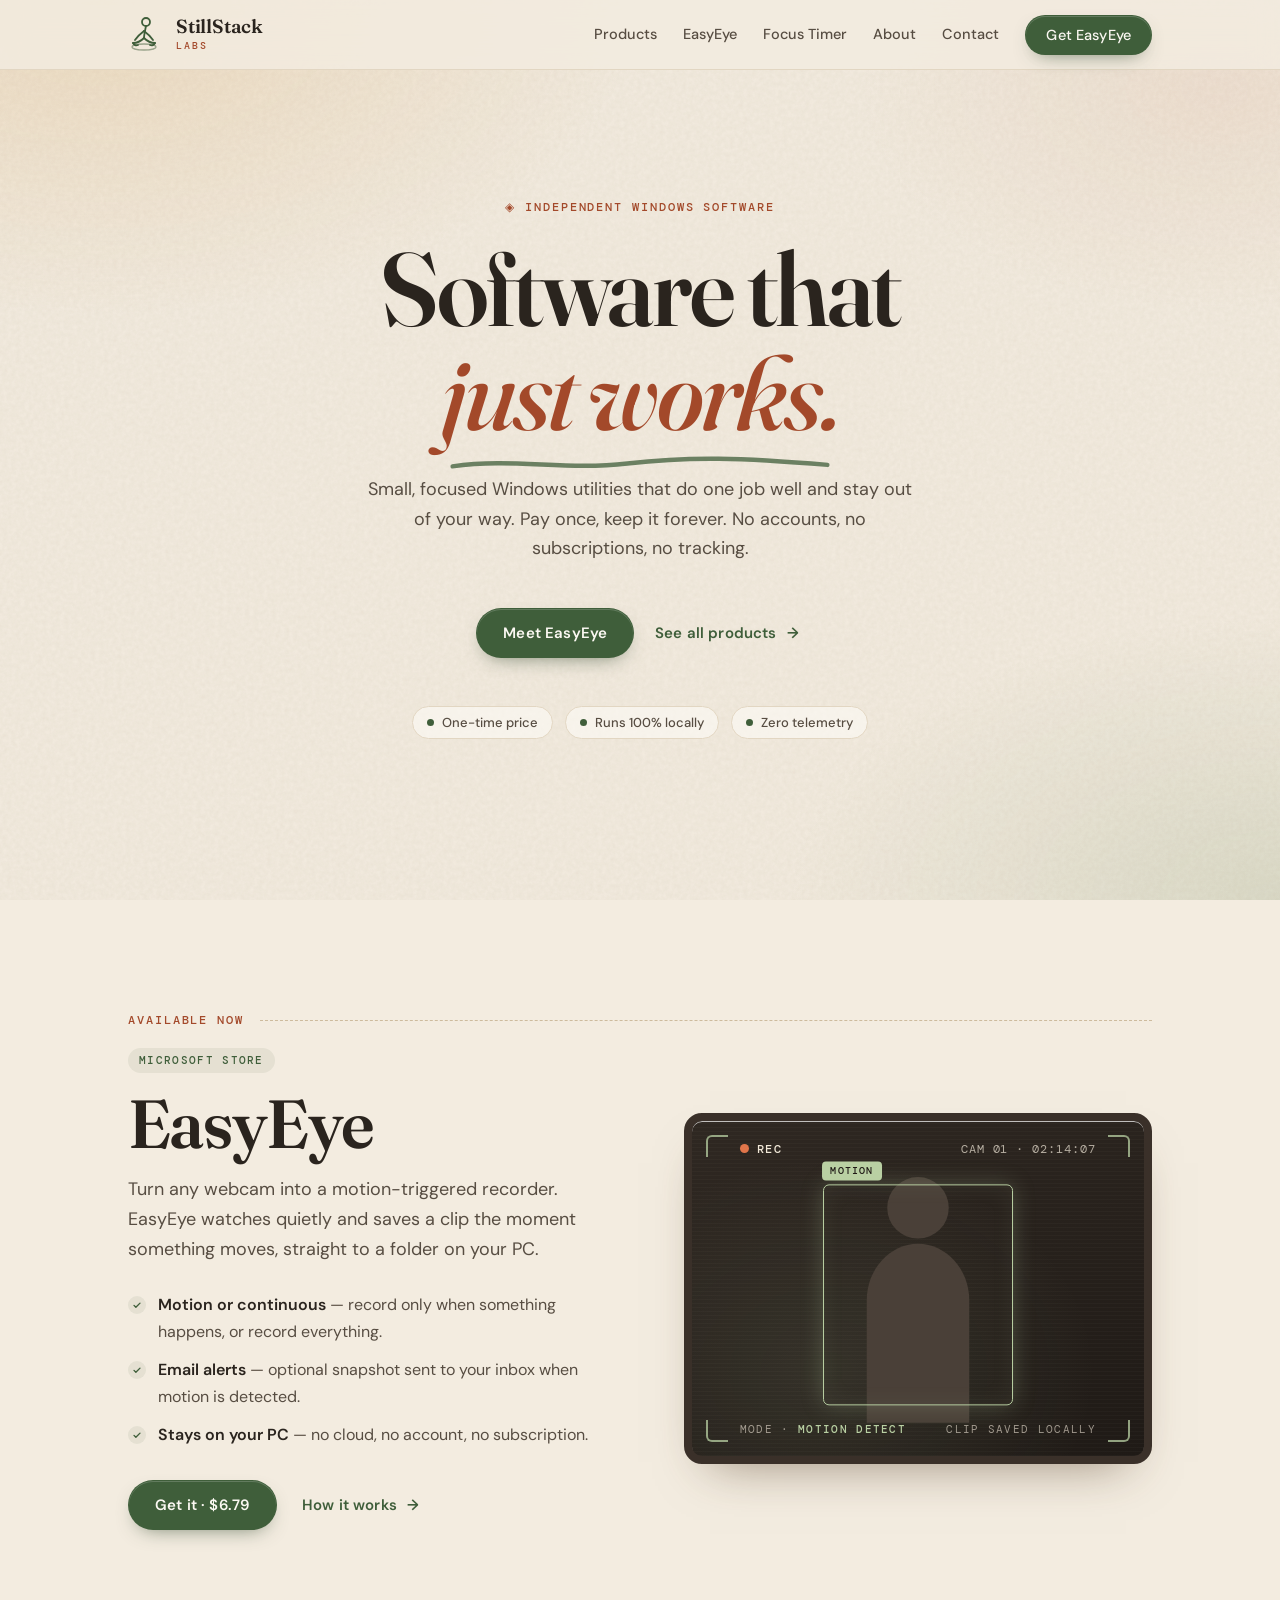
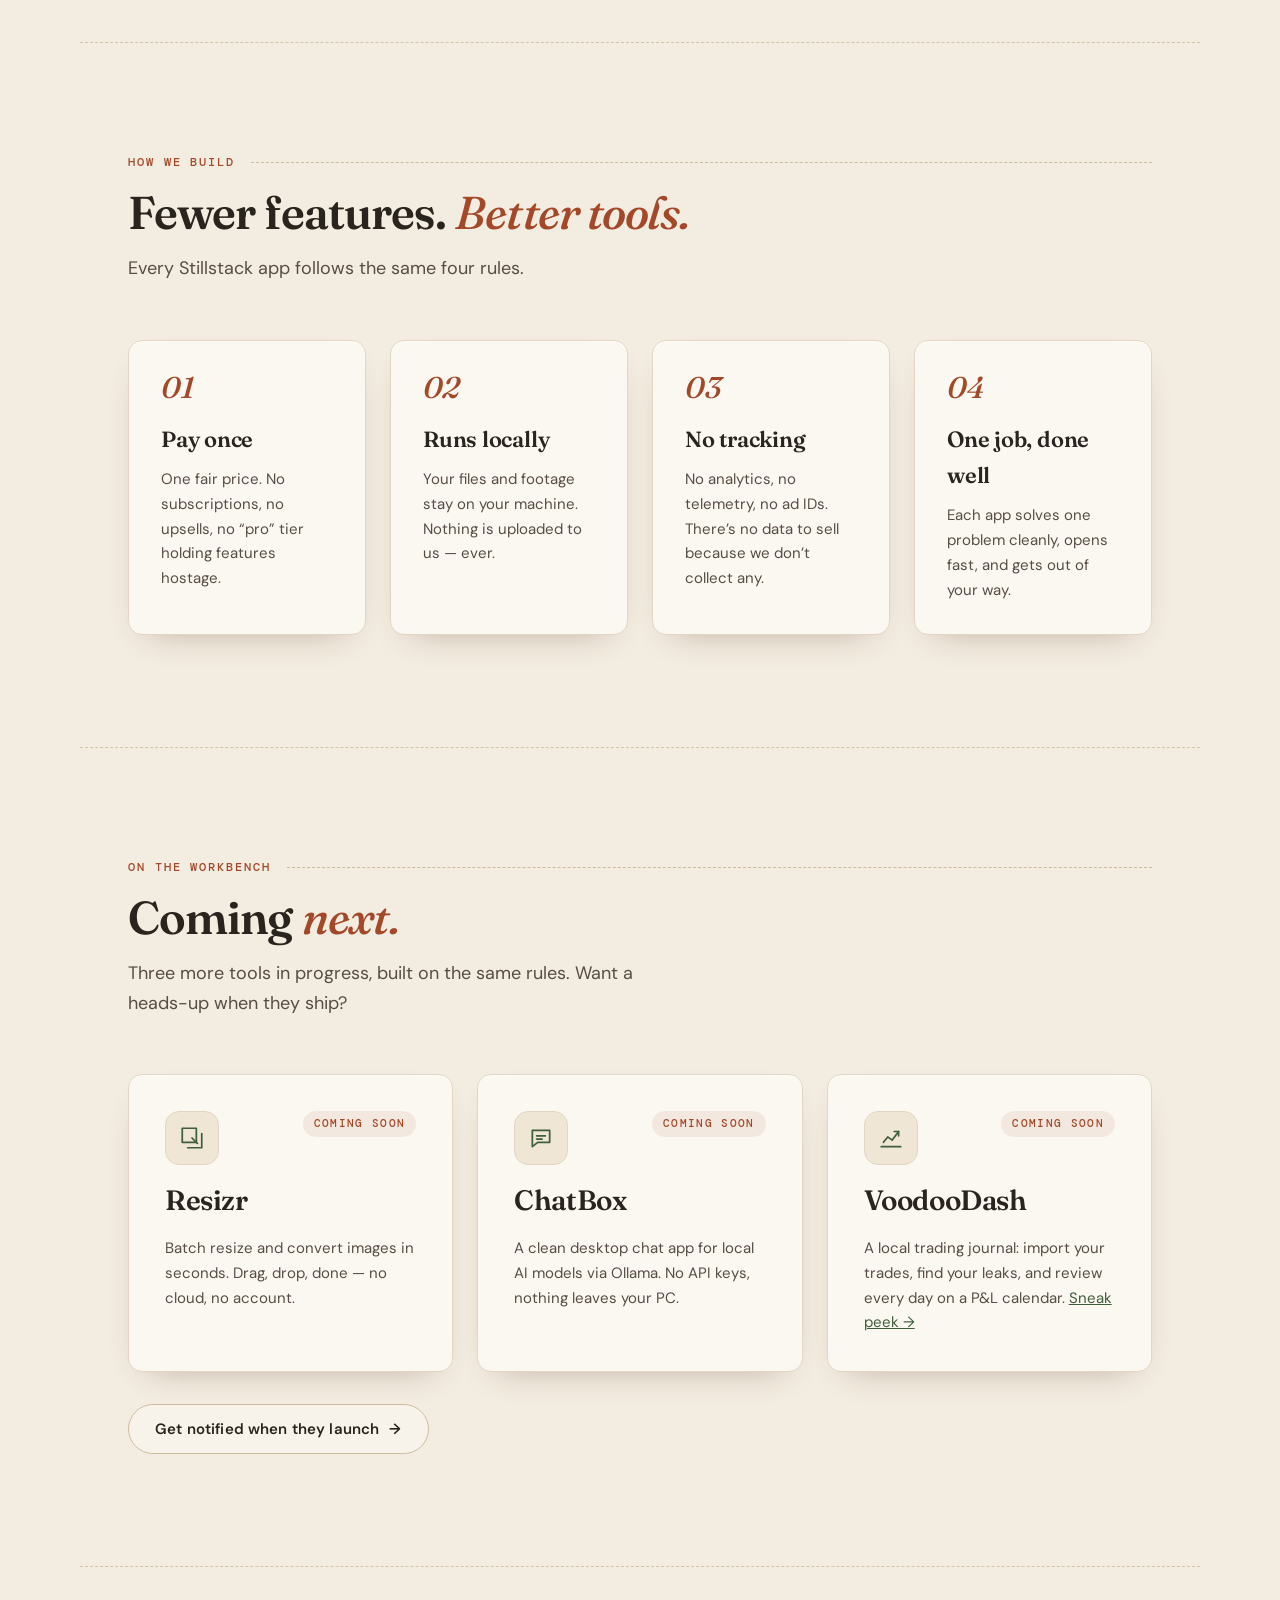
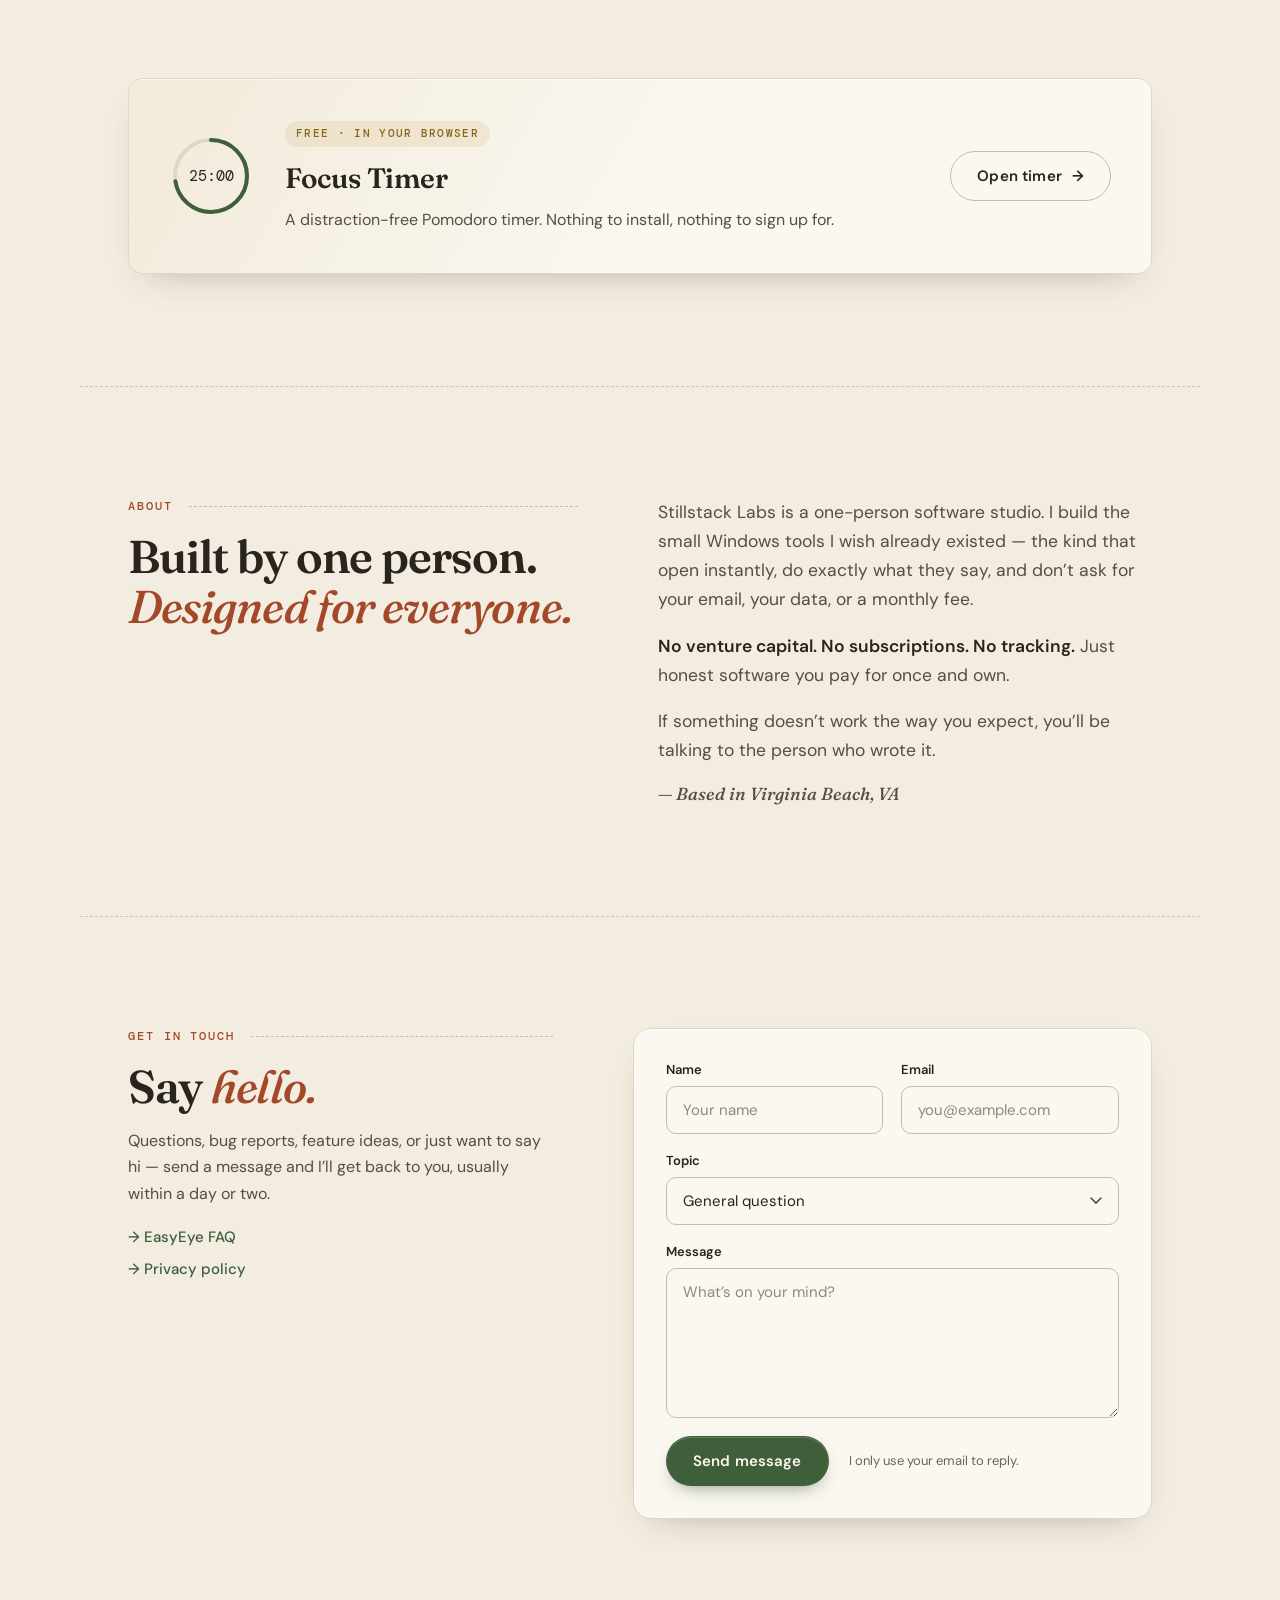
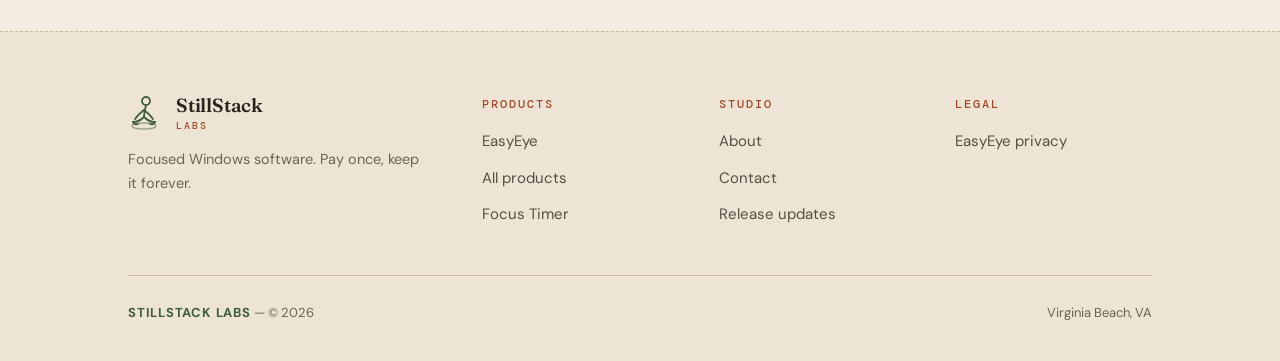
<file: index.html>
<!DOCTYPE html>
<html lang="en">
<head>
  <meta charset="UTF-8" />
  <meta name="viewport" content="width=device-width, initial-scale=1.0" />
  <meta name="google-site-verification" content="5bskJUwzfNPCb9vWACFO76YPLwDOd2Sttc2FjT42jV4" />
  <title>Stillstack Labs · Simple Windows software that just works</title>
  <meta name="description" content="Stillstack Labs is an independent studio building focused, no-nonsense Windows utilities. One-time price, no subscriptions, no tracking. Makers of EasyEye." />
  <link rel="canonical" href="https://stillstacklabs.com/" />
  <meta name="theme-color" content="#f3ece0" />

  <meta property="og:type" content="website" />
  <meta property="og:site_name" content="Stillstack Labs" />
  <meta property="og:title" content="Stillstack Labs · Software that just works" />
  <meta property="og:description" content="Focused Windows utilities. One-time price. No subscriptions. No tracking." />
  <meta property="og:url" content="https://stillstacklabs.com/" />
  <meta property="og:image" content="https://stillstacklabs.com/assets/img/og.png" />
  <meta property="og:image:width" content="1200" />
  <meta property="og:image:height" content="630" />
  <meta name="twitter:card" content="summary_large_image" />

  <link rel="icon" href="/assets/img/favicon.svg" type="image/svg+xml" />
  <link rel="apple-touch-icon" href="/assets/img/apple-touch-icon.png" />

  <link rel="preconnect" href="https://fonts.googleapis.com" />
  <link rel="preconnect" href="https://fonts.gstatic.com" crossorigin />
  <link href="https://fonts.googleapis.com/css2?family=DM+Mono:wght@400;500&family=DM+Sans:opsz,wght@9..40,400;9..40,500;9..40,600&family=Fraunces:ital,opsz,wght@0,9..144,500;0,9..144,600;0,9..144,700;1,9..144,500;1,9..144,600&display=swap" rel="stylesheet" />
  <link rel="stylesheet" href="/assets/css/site.css?v=7" />
  <script>document.documentElement.classList.add('js')</script>

  <script type="application/ld+json">
  {
    "@context": "https://schema.org",
    "@type": "Organization",
    "name": "Stillstack Labs",
    "url": "https://stillstacklabs.com/",
    "logo": "https://stillstacklabs.com/assets/img/apple-touch-icon.png",
    "address": { "@type": "PostalAddress", "addressLocality": "Virginia Beach", "addressRegion": "VA", "addressCountry": "US" }
  }
  </script>
</head>
<body>
  <a class="skip-link" href="#main">Skip to content</a>

  <header class="site-nav">
    <div class="wrap">
      <a href="/" class="brand" aria-label="Stillstack Labs home">
        <svg viewBox="0 0 36 36" fill="none" aria-hidden="true"><g stroke="currentColor" stroke-width="1.8" stroke-linecap="round"><circle cx="18" cy="5" r="4"/><path d="M18 9C17 14 16 18 16 21"/><path d="M16 14C12 17 9 20 7 23"/><path d="M16 14C20 17 23 20 25 23"/><path d="M16 21C13 24 9 26 5 26"/><path d="M16 21C19 24 23 26 27 26"/><path d="M5 26C6 28 8 29 10 28"/><path d="M27 26C26 28 24 29 22 28"/><ellipse cx="16" cy="30" rx="12" ry="3" stroke-width="1.4" opacity=".5"/></g></svg>
        <span class="brand-name">StillStack<small>LABS</small></span>
      </a>
      <button class="nav-toggle" aria-label="Menu" aria-expanded="false" aria-controls="nav-links">
        <svg class="i-open" viewBox="0 0 24 24" fill="none" stroke="currentColor" stroke-width="1.8"><path d="M4 7h16M4 12h16M4 17h16"/></svg>
        <svg class="i-close" viewBox="0 0 24 24" fill="none" stroke="currentColor" stroke-width="1.8"><path d="M6 6l12 12M18 6L6 18"/></svg>
      </button>
      <nav aria-label="Main">
        <ul class="nav-links" id="nav-links">
          <li><a href="/products.html">Products</a></li>
          <li><a href="/easyeye.html">EasyEye</a></li>
          <li><a href="/pomodoro.html">Focus Timer</a></li>
          <li><a href="/#about">About</a></li>
          <li><a href="/#contact">Contact</a></li>
          <li class="nav-cta"><a class="btn btn-primary btn-sm" href="https://apps.microsoft.com/detail/9NPCZFDLNNWH?cid=stillstacklabs-nav">Get EasyEye</a></li>
        </ul>
      </nav>
    </div>
  </header>

  <main id="main">

    <!-- HERO -->
    <section class="hero">
      <div class="wrap">
        <p class="eyebrow fade-up">◈ Independent Windows software</p>
        <h1 class="hero-title h-display fade-up d1">Software that<br /><span>just works.</span></h1>
        <p class="lead fade-up d2">Small, focused Windows utilities that do one job well and stay out of your way. Pay once, keep it forever. No accounts, no subscriptions, no tracking.</p>
        <div class="hero-cta fade-up d3">
          <a href="#featured" class="btn btn-primary">Meet EasyEye</a>
          <a href="/products.html" class="btn btn-ghost">See all products <span class="arrow">→</span></a>
        </div>
        <ul class="trust fade-up d4" aria-label="Promises">
          <li>One-time price</li>
          <li>Runs 100% locally</li>
          <li>Zero telemetry</li>
        </ul>
      </div>
    </section>

    <!-- FEATURED: EASYEYE -->
    <section class="section" id="featured">
      <div class="wrap">
        <div class="section-label">Available now</div>
        <div class="spotlight">
          <div class="reveal">
            <span class="badge available">Microsoft Store</span>
            <h2>EasyEye</h2>
            <p class="lead">Turn any webcam into a motion-triggered recorder. EasyEye watches quietly and saves a clip the moment something moves, straight to a folder on your PC.</p>
            <ul class="checklist">
              <li><span><strong>Motion or continuous</strong> — record only when something happens, or record everything.</span></li>
              <li><span><strong>Email alerts</strong> — optional snapshot sent to your inbox when motion is detected.</span></li>
              <li><span><strong>Stays on your PC</strong> — no cloud, no account, no subscription.</span></li>
            </ul>
            <div class="actions">
              <a class="btn btn-primary" href="https://apps.microsoft.com/detail/9NPCZFDLNNWH?cid=stillstacklabs-home">Get it · $6.79</a>
              <a class="btn btn-ghost" href="/easyeye.html">How it works <span class="arrow">→</span></a>
            </div>
          </div>
          <div class="reveal" aria-hidden="true">
            <div class="viewfinder">
              <div class="vf-corner tl"></div><div class="vf-corner tr"></div><div class="vf-corner bl"></div><div class="vf-corner br"></div>
              <div class="vf-rec">REC</div>
              <div class="vf-time">CAM 01 · 02:14:07</div>
              <svg class="vf-figure" viewBox="0 0 60 100" fill="currentColor"><circle cx="30" cy="16" r="12"/><path d="M10 100V52c0-12 9-22 20-22s20 10 20 22v48z"/></svg>
              <div class="vf-box"><span>MOTION</span></div>
              <div class="vf-status"><span>Mode · <b>Motion detect</b></span><span>Clip saved locally</span></div>
            </div>
          </div>
        </div>
      </div>
    </section>

    <!-- PRINCIPLES -->
    <section class="section">
      <div class="wrap">
        <div class="section-head reveal">
          <div class="section-label">How we build</div>
          <h2 class="h2">Fewer features. <em>Better tools.</em></h2>
          <p class="lead">Every Stillstack app follows the same four rules.</p>
        </div>
        <div class="grid grid-4">
          <article class="card principle reveal"><span class="num">01</span><h3>Pay once</h3><p>One fair price. No subscriptions, no upsells, no “pro” tier holding features hostage.</p></article>
          <article class="card principle reveal"><span class="num">02</span><h3>Runs locally</h3><p>Your files and footage stay on your machine. Nothing is uploaded to us — ever.</p></article>
          <article class="card principle reveal"><span class="num">03</span><h3>No tracking</h3><p>No analytics, no telemetry, no ad IDs. There’s no data to sell because we don’t collect any.</p></article>
          <article class="card principle reveal"><span class="num">04</span><h3>One job, done well</h3><p>Each app solves one problem cleanly, opens fast, and gets out of your way.</p></article>
        </div>
      </div>
    </section>

    <!-- ON THE BENCH -->
    <section class="section">
      <div class="wrap">
        <div class="section-head reveal">
          <div class="section-label">On the workbench</div>
          <h2 class="h2">Coming <em>next.</em></h2>
          <p class="lead">Three more tools in progress, built on the same rules. Want a heads-up when they ship?</p>
        </div>
        <div class="grid grid-3">
          <article class="card product-card reveal">
            <div class="top">
              <div class="app-icon"><svg viewBox="0 0 24 24" fill="none" stroke="currentColor" stroke-width="1.6" stroke-linecap="round" stroke-linejoin="round"><rect x="3" y="3" width="13" height="13"/><path d="M8 21h13V8"/><path d="M12 12l5 5"/></svg></div>
              <span class="badge">Coming soon</span>
            </div>
            <h3>Resizr</h3>
            <p>Batch resize and convert images in seconds. Drag, drop, done — no cloud, no account.</p>
          </article>
          <article class="card product-card reveal">
            <div class="top">
              <div class="app-icon"><svg viewBox="0 0 24 24" fill="none" stroke="currentColor" stroke-width="1.6" stroke-linecap="round" stroke-linejoin="round"><path d="M4 5h16v11H9l-5 4z"/><path d="M8 10h8M8 13h5"/></svg></div>
              <span class="badge">Coming soon</span>
            </div>
            <h3>ChatBox</h3>
            <p>A clean desktop chat app for local AI models via Ollama. No API keys, nothing leaves your PC.</p>
          </article>
          <article class="card product-card reveal">
            <div class="top">
              <div class="app-icon"><svg viewBox="0 0 24 24" fill="none" stroke="currentColor" stroke-width="1.6" stroke-linecap="round" stroke-linejoin="round"><path d="M3 20h18"/><path d="M5 16l4-5 4 3 6-8"/><path d="M15 6h4v4"/></svg></div>
              <span class="badge">Coming soon</span>
            </div>
            <h3>VoodooDash</h3>
            <p>A local trading journal: import your trades, find your leaks, and review every day on a P&amp;L calendar. <a href="/products.html#voodoodash" style="color:var(--accent)">Sneak peek →</a></p>
          </article>
        </div>
        <p class="reveal" style="margin-top:32px"><a class="btn btn-outline" href="/products.html#notify">Get notified when they launch <span class="arrow">→</span></a></p>
      </div>
    </section>

    <!-- FREE TOOL -->
    <section class="section">
      <div class="wrap">
        <div class="card band reveal">
          <svg class="mini-ring" viewBox="0 0 84 84" aria-hidden="true"><circle cx="42" cy="42" r="36" fill="none" stroke="#e2d6c2" stroke-width="4"/><circle cx="42" cy="42" r="36" fill="none" stroke="#3f5e3a" stroke-width="4" stroke-linecap="round" stroke-dasharray="226" stroke-dashoffset="62" transform="rotate(-90 42 42)"/><text x="42" y="47" text-anchor="middle" fill="#2a241e" font-family="DM Mono, monospace" font-size="15">25:00</text></svg>
          <div>
            <span class="badge free">Free · in your browser</span>
            <h3>Focus Timer</h3>
            <p>A distraction-free Pomodoro timer. Nothing to install, nothing to sign up for.</p>
          </div>
          <a class="btn btn-outline" href="/pomodoro.html">Open timer <span class="arrow">→</span></a>
        </div>
      </div>
    </section>

    <!-- ABOUT -->
    <section class="section" id="about">
      <div class="wrap">
        <div class="about">
          <div class="reveal">
            <div class="section-label">About</div>
            <h2 class="h2">Built by one person.<br /><em>Designed for everyone.</em></h2>
          </div>
          <div class="about-body reveal">
            <p>Stillstack Labs is a one-person software studio. I build the small Windows tools I wish already existed — the kind that open instantly, do exactly what they say, and don’t ask for your email, your data, or a monthly fee.</p>
            <p><strong>No venture capital. No subscriptions. No tracking.</strong> Just honest software you pay for once and own.</p>
            <p>If something doesn’t work the way you expect, you’ll be talking to the person who wrote it.</p>
            <p class="sig">— Based in Virginia Beach, VA</p>
          </div>
        </div>
      </div>
    </section>

    <!-- CONTACT -->
    <section class="section" id="contact">
      <div class="wrap">
        <div class="contact">
          <div class="contact-aside reveal">
            <div class="section-label">Get in touch</div>
            <h2 class="h2">Say <em>hello.</em></h2>
            <p>Questions, bug reports, feature ideas, or just want to say hi — send a message and I’ll get back to you, usually within a day or two.</p>
            <ul>
              <li><a href="/easyeye.html#faq">→ EasyEye FAQ</a></li>
              <li><a href="/privacy.html">→ Privacy policy</a></li>
            </ul>
          </div>
          <form class="form reveal" action="https://formspree.io/f/xbdzznar" method="POST" data-ajax data-success="✓ Message sent — I’ll get back to you soon.">
            <input type="hidden" name="_subject" value="Stillstack Labs — contact form" />
            <div class="hp" aria-hidden="true"><label>Leave blank <input type="text" name="_gotcha" tabindex="-1" autocomplete="off" /></label></div>
            <div class="form-row">
              <div class="field">
                <label for="name">Name</label>
                <input type="text" id="name" name="name" placeholder="Your name" autocomplete="name" required />
              </div>
              <div class="field">
                <label for="email">Email</label>
                <input type="email" id="email" name="email" placeholder="you@example.com" autocomplete="email" required />
              </div>
            </div>
            <div class="field">
              <label for="topic">Topic</label>
              <select id="topic" name="topic">
                <option>General question</option>
                <option>EasyEye support</option>
                <option>Bug report</option>
                <option>Feature idea</option>
              </select>
            </div>
            <div class="field">
              <label for="message">Message</label>
              <textarea id="message" name="message" placeholder="What’s on your mind?" required></textarea>
            </div>
            <div class="form-actions">
              <button type="submit" class="btn btn-primary">Send message</button>
              <span class="form-note">I only use your email to reply.</span>
            </div>
            <div class="form-status" role="status" aria-live="polite"></div>
          </form>
        </div>
      </div>
    </section>

  </main>

  <footer class="site-footer">
    <div class="wrap">
      <div class="footer-grid">
        <div>
          <a href="/" class="brand" aria-label="Stillstack Labs home">
            <svg viewBox="0 0 36 36" fill="none" aria-hidden="true"><g stroke="currentColor" stroke-width="1.8" stroke-linecap="round"><circle cx="18" cy="5" r="4"/><path d="M18 9C17 14 16 18 16 21"/><path d="M16 14C12 17 9 20 7 23"/><path d="M16 14C20 17 23 20 25 23"/><path d="M16 21C13 24 9 26 5 26"/><path d="M16 21C19 24 23 26 27 26"/><path d="M5 26C6 28 8 29 10 28"/><path d="M27 26C26 28 24 29 22 28"/><ellipse cx="16" cy="30" rx="12" ry="3" stroke-width="1.4" opacity=".5"/></g></svg>
            <span class="brand-name">StillStack<small>LABS</small></span>
          </a>
          <p>Focused Windows software. Pay once, keep it forever.</p>
        </div>
        <div>
          <h4>Products</h4>
          <ul>
            <li><a href="/easyeye.html">EasyEye</a></li>
            <li><a href="/products.html">All products</a></li>
            <li><a href="/pomodoro.html">Focus Timer</a></li>
          </ul>
        </div>
        <div>
          <h4>Studio</h4>
          <ul>
            <li><a href="/#about">About</a></li>
            <li><a href="/#contact">Contact</a></li>
            <li><a href="/products.html#notify">Release updates</a></li>
          </ul>
        </div>
        <div>
          <h4>Legal</h4>
          <ul>
            <li><a href="/privacy.html">EasyEye privacy</a></li>
          </ul>
        </div>
      </div>
      <div class="footer-bottom">
        <span><strong>STILLSTACK LABS</strong> — © <span data-year>2026</span></span>
        <span>Virginia Beach, VA</span>
      </div>
    </div>
  </footer>

  <script src="/assets/js/site.js?v=7" defer></script>
</body>
</html>
</file>
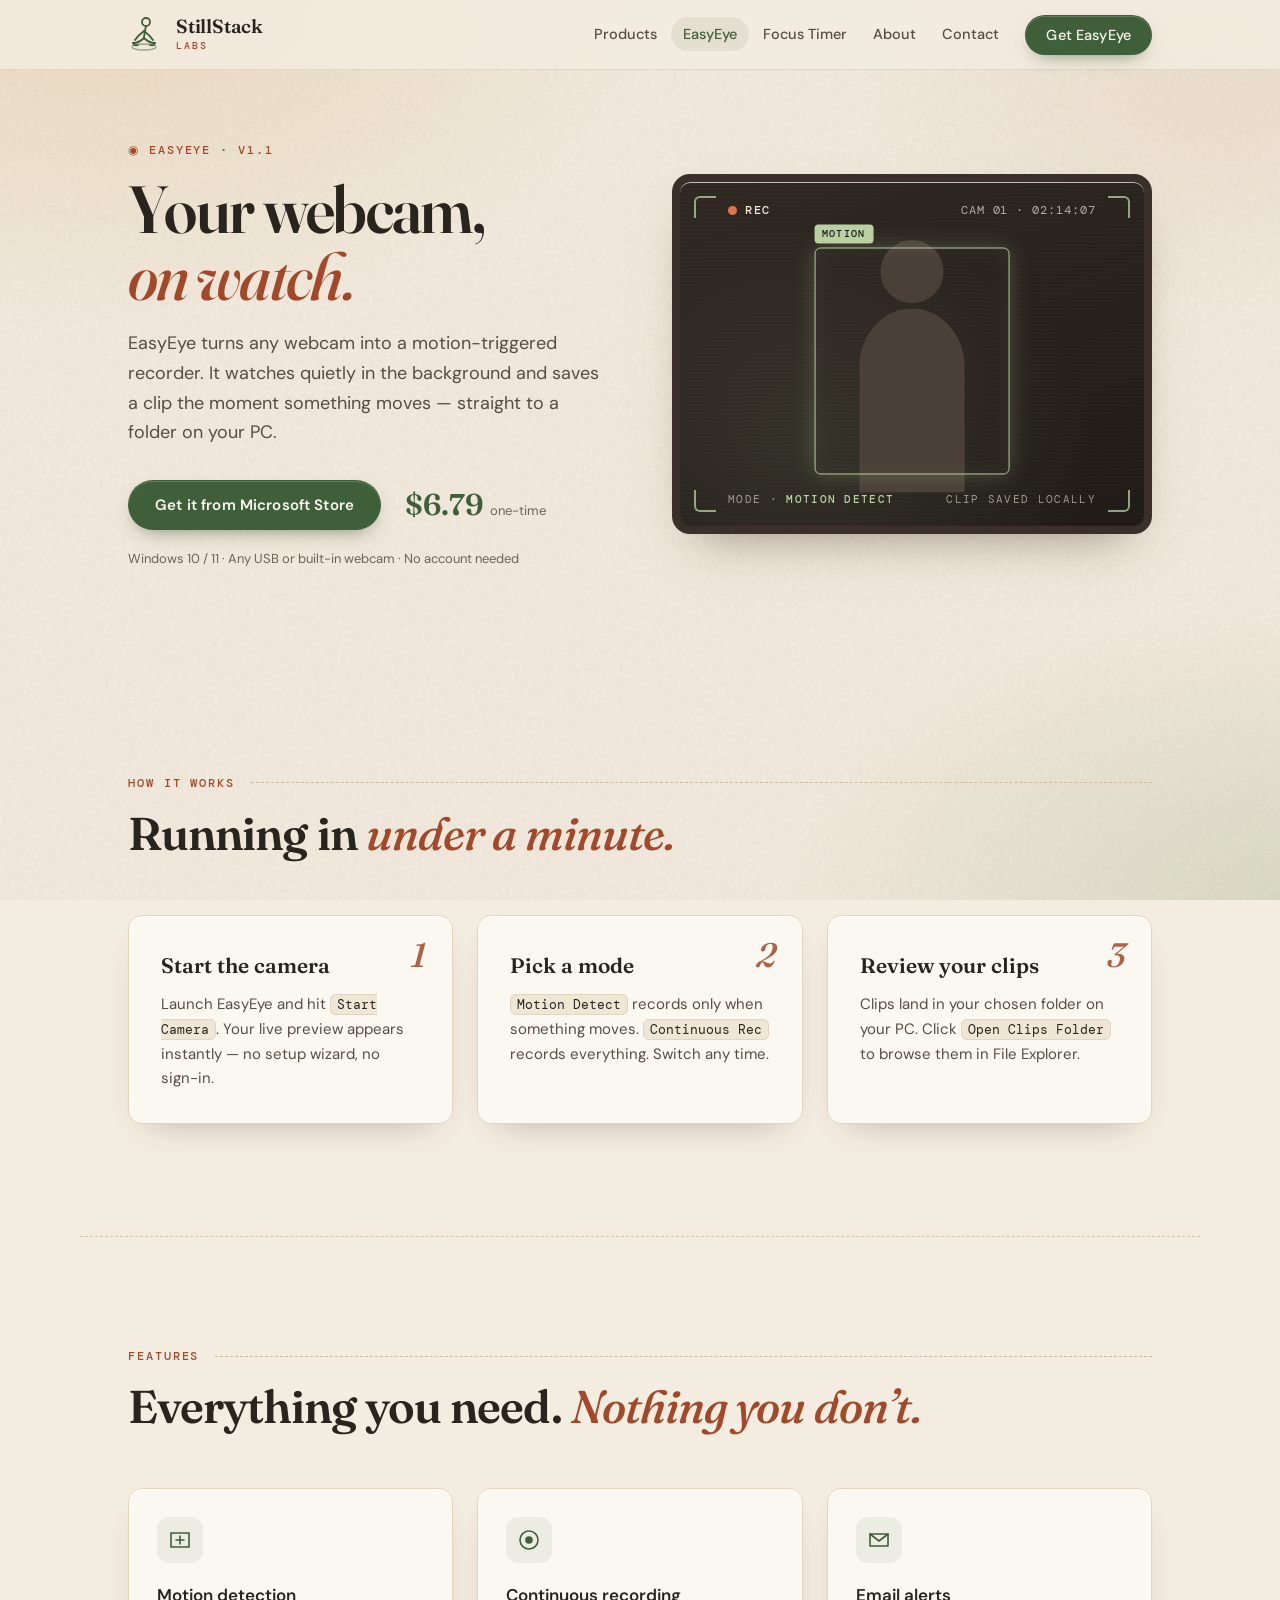
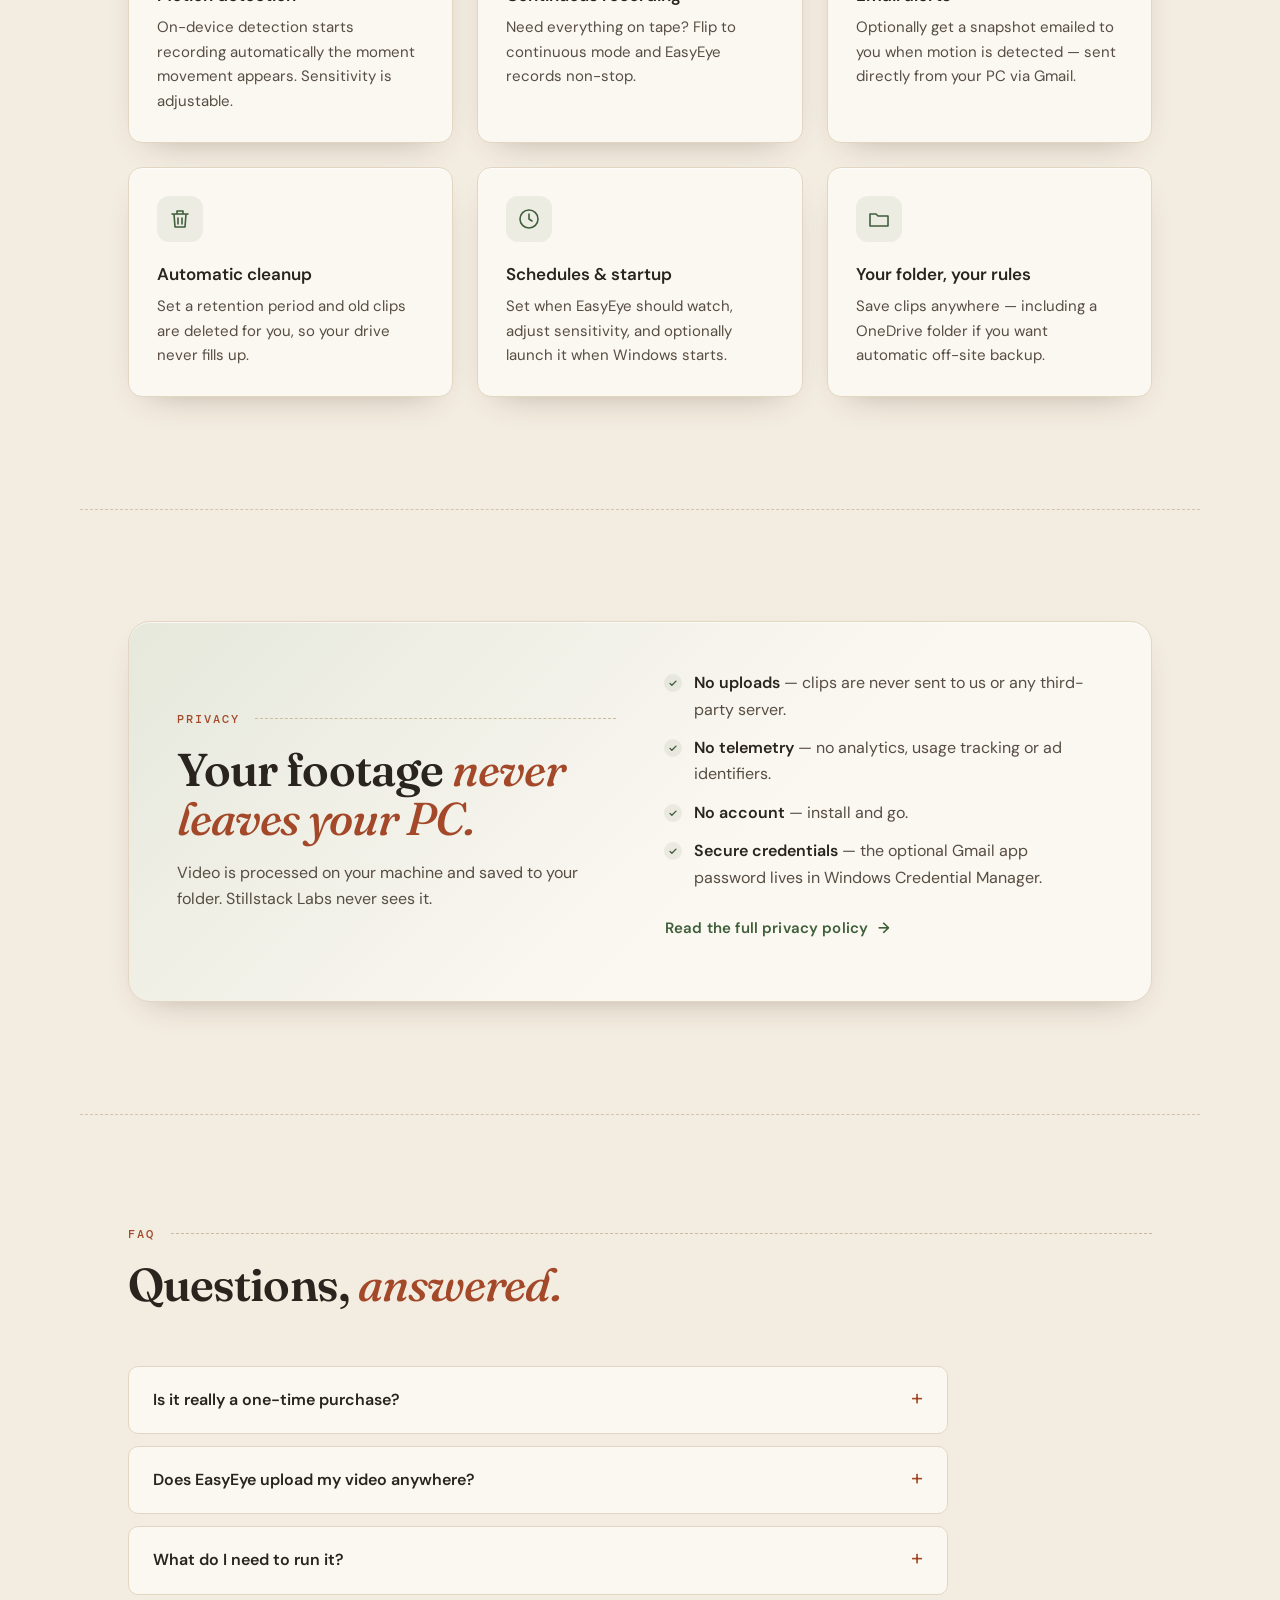
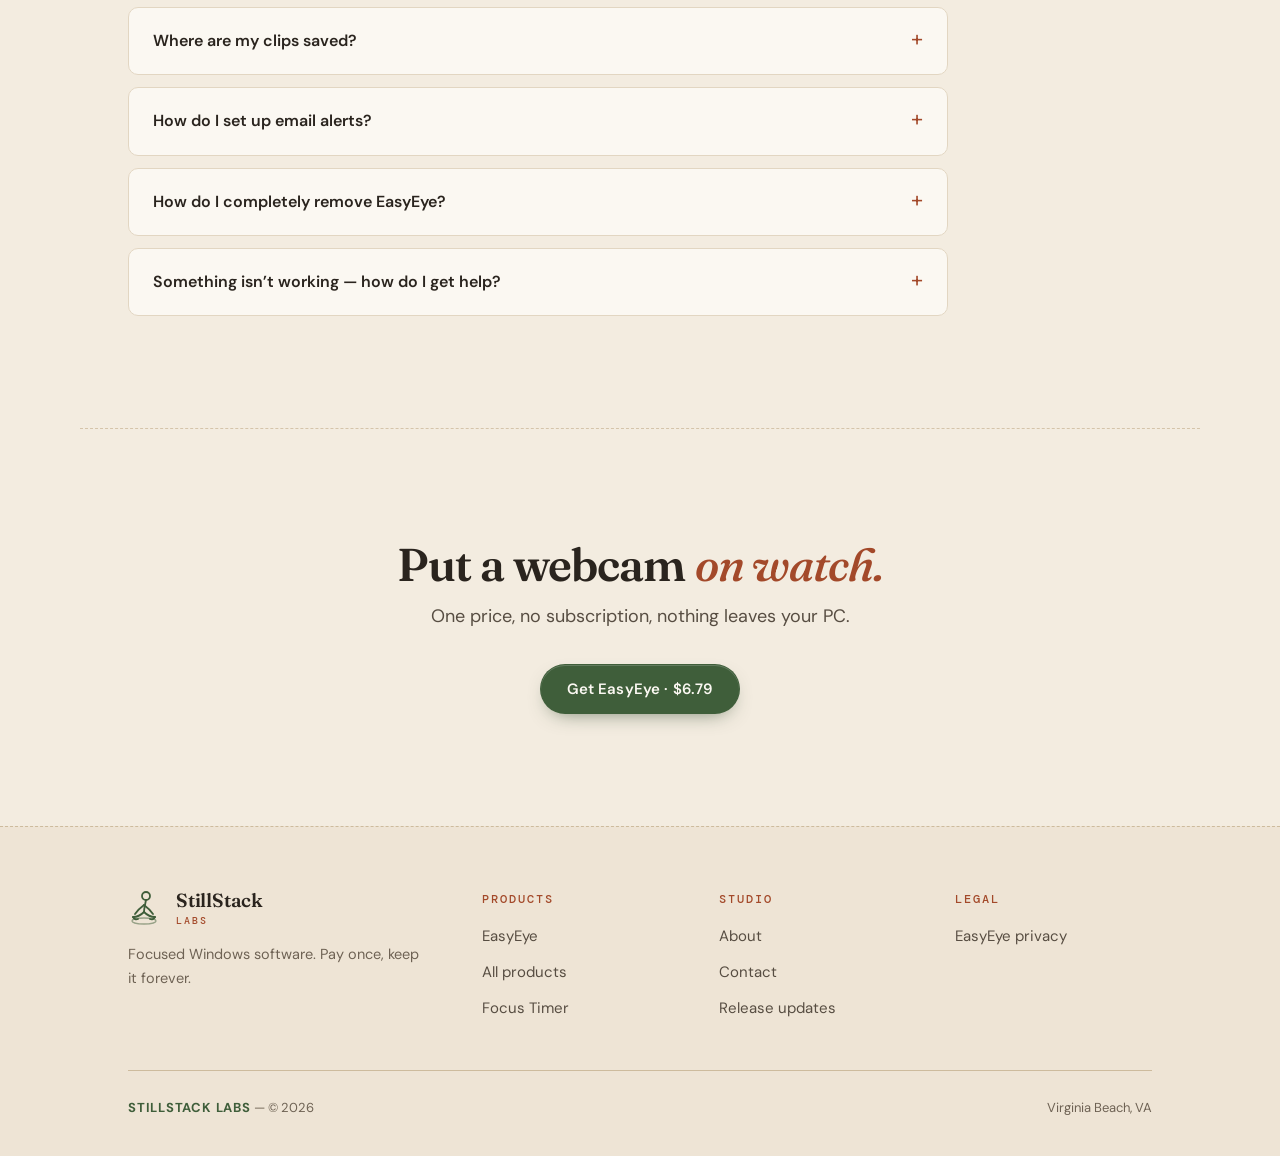
<file: easyeye.html>
<!DOCTYPE html>
<html lang="en">
<head>
  <meta charset="UTF-8" />
  <meta name="viewport" content="width=device-width, initial-scale=1.0" />
  <title>EasyEye · Motion-detection webcam recorder for Windows · Stillstack Labs</title>
  <meta name="description" content="EasyEye turns any webcam into a motion-triggered recorder for Windows 10/11. Motion or continuous recording, optional email alerts, auto-cleanup. Clips stay on your PC. $6.79 one-time, no subscription." />
  <link rel="canonical" href="https://stillstacklabs.com/easyeye.html" />
  <meta name="theme-color" content="#f3ece0" />

  <meta property="og:type" content="product" />
  <meta property="og:site_name" content="Stillstack Labs" />
  <meta property="og:title" content="EasyEye — motion-detection recorder for Windows" />
  <meta property="og:description" content="Turn any webcam into a motion-triggered recorder. Clips stay on your PC. $6.79 one-time, no subscription." />
  <meta property="og:url" content="https://stillstacklabs.com/easyeye.html" />
  <meta property="og:image" content="https://stillstacklabs.com/assets/img/og.png" />
  <meta name="twitter:card" content="summary_large_image" />

  <link rel="icon" href="/assets/img/favicon.svg" type="image/svg+xml" />
  <link rel="apple-touch-icon" href="/assets/img/apple-touch-icon.png" />

  <link rel="preconnect" href="https://fonts.googleapis.com" />
  <link rel="preconnect" href="https://fonts.gstatic.com" crossorigin />
  <link href="https://fonts.googleapis.com/css2?family=DM+Mono:wght@400;500&family=DM+Sans:opsz,wght@9..40,400;9..40,500;9..40,600&family=Fraunces:ital,opsz,wght@0,9..144,500;0,9..144,600;0,9..144,700;1,9..144,500;1,9..144,600&display=swap" rel="stylesheet" />
  <link rel="stylesheet" href="/assets/css/site.css?v=7" />
  <script>document.documentElement.classList.add('js')</script>

  <script type="application/ld+json">
  {
    "@context": "https://schema.org",
    "@type": "SoftwareApplication",
    "name": "EasyEye",
    "applicationCategory": "MultimediaApplication",
    "operatingSystem": "Windows 10, Windows 11",
    "description": "A lightweight motion-detection recorder for Windows. Monitors your webcam and automatically saves clips when movement is detected.",
    "url": "https://stillstacklabs.com/easyeye.html",
    "downloadUrl": "https://apps.microsoft.com/detail/9NPCZFDLNNWH",
    "softwareVersion": "1.1.0",
    "offers": { "@type": "Offer", "price": "6.79", "priceCurrency": "USD" },
    "publisher": { "@type": "Organization", "name": "Stillstack Labs", "url": "https://stillstacklabs.com/" }
  }
  </script>
</head>
<body>
  <a class="skip-link" href="#main">Skip to content</a>

  <header class="site-nav">
    <div class="wrap">
      <a href="/" class="brand" aria-label="Stillstack Labs home">
        <svg viewBox="0 0 36 36" fill="none" aria-hidden="true"><g stroke="currentColor" stroke-width="1.8" stroke-linecap="round"><circle cx="18" cy="5" r="4"/><path d="M18 9C17 14 16 18 16 21"/><path d="M16 14C12 17 9 20 7 23"/><path d="M16 14C20 17 23 20 25 23"/><path d="M16 21C13 24 9 26 5 26"/><path d="M16 21C19 24 23 26 27 26"/><path d="M5 26C6 28 8 29 10 28"/><path d="M27 26C26 28 24 29 22 28"/><ellipse cx="16" cy="30" rx="12" ry="3" stroke-width="1.4" opacity=".5"/></g></svg>
        <span class="brand-name">StillStack<small>LABS</small></span>
      </a>
      <button class="nav-toggle" aria-label="Menu" aria-expanded="false" aria-controls="nav-links">
        <svg class="i-open" viewBox="0 0 24 24" fill="none" stroke="currentColor" stroke-width="1.8"><path d="M4 7h16M4 12h16M4 17h16"/></svg>
        <svg class="i-close" viewBox="0 0 24 24" fill="none" stroke="currentColor" stroke-width="1.8"><path d="M6 6l12 12M18 6L6 18"/></svg>
      </button>
      <nav aria-label="Main">
        <ul class="nav-links" id="nav-links">
          <li><a href="/products.html">Products</a></li>
          <li><a href="/easyeye.html" aria-current="page">EasyEye</a></li>
          <li><a href="/pomodoro.html">Focus Timer</a></li>
          <li><a href="/#about">About</a></li>
          <li><a href="/#contact">Contact</a></li>
          <li class="nav-cta"><a class="btn btn-primary btn-sm" href="https://apps.microsoft.com/detail/9NPCZFDLNNWH?cid=stillstacklabs-nav">Get EasyEye</a></li>
        </ul>
      </nav>
    </div>
  </header>

  <main id="main">

    <!-- HERO -->
    <div class="wrap">
      <section class="product-hero">
        <div>
          <p class="eyebrow fade-up">◉ EasyEye · v1.1</p>
          <h1 class="h-display fade-up d1">Your webcam,<br /><span style="color:var(--clay)">on watch.</span></h1>
          <p class="lead fade-up d2">EasyEye turns any webcam into a motion-triggered recorder. It watches quietly in the background and saves a clip the moment something moves — straight to a folder on your PC.</p>
          <div class="buy-box fade-up d3">
            <a class="btn btn-primary" href="https://apps.microsoft.com/detail/9NPCZFDLNNWH?cid=stillstacklabs-easyeye">Get it from Microsoft Store</a>
            <div class="price">$6.79<small>one-time</small></div>
          </div>
          <p class="req fade-up d4">Windows 10 / 11 · Any USB or built-in webcam · No account needed</p>
        </div>
        <div class="fade-up d3" aria-hidden="true">
          <!-- TODO: swap this illustration for a real EasyEye screenshot:
               <img src="/assets/img/easyeye/main.png" alt="EasyEye main window" width="1280" height="960" /> -->
          <div class="viewfinder">
            <div class="vf-corner tl"></div><div class="vf-corner tr"></div><div class="vf-corner bl"></div><div class="vf-corner br"></div>
            <div class="vf-rec">REC</div>
            <div class="vf-time">CAM 01 · 02:14:07</div>
            <svg class="vf-figure" viewBox="0 0 60 100" fill="currentColor"><circle cx="30" cy="16" r="12"/><path d="M10 100V52c0-12 9-22 20-22s20 10 20 22v48z"/></svg>
            <div class="vf-box"><span>MOTION</span></div>
            <div class="vf-status"><span>Mode · <b>Motion detect</b></span><span>Clip saved locally</span></div>
          </div>
        </div>
      </section>
    </div>

    <!-- HOW IT WORKS -->
    <section class="section">
      <div class="wrap">
        <div class="section-head reveal">
          <div class="section-label">How it works</div>
          <h2 class="h2">Running in <em>under a minute.</em></h2>
        </div>
        <div class="grid grid-3 steps">
          <article class="card step reveal">
            <h3>Start the camera</h3>
            <p>Launch EasyEye and hit <code>Start Camera</code>. Your live preview appears instantly — no setup wizard, no sign-in.</p>
          </article>
          <article class="card step reveal">
            <h3>Pick a mode</h3>
            <p><code>Motion Detect</code> records only when something moves. <code>Continuous Rec</code> records everything. Switch any time.</p>
          </article>
          <article class="card step reveal">
            <h3>Review your clips</h3>
            <p>Clips land in your chosen folder on your PC. Click <code>Open Clips Folder</code> to browse them in File Explorer.</p>
          </article>
        </div>
      </div>
    </section>

    <!-- FEATURES -->
    <section class="section">
      <div class="wrap">
        <div class="section-head reveal">
          <div class="section-label">Features</div>
          <h2 class="h2">Everything you need. <em>Nothing you don’t.</em></h2>
        </div>
        <div class="grid grid-3">
          <article class="card feature reveal">
            <svg class="ico" viewBox="0 0 24 24" fill="none" stroke="currentColor" stroke-width="1.6" stroke-linecap="round" stroke-linejoin="round"><rect x="3" y="5" width="18" height="14"/><path d="M8 12h8M12 8v8"/></svg>
            <h3>Motion detection</h3>
            <p>On-device detection starts recording automatically the moment movement appears. Sensitivity is adjustable.</p>
          </article>
          <article class="card feature reveal">
            <svg class="ico" viewBox="0 0 24 24" fill="none" stroke="currentColor" stroke-width="1.6" stroke-linecap="round" stroke-linejoin="round"><circle cx="12" cy="12" r="9"/><circle cx="12" cy="12" r="3" fill="currentColor"/></svg>
            <h3>Continuous recording</h3>
            <p>Need everything on tape? Flip to continuous mode and EasyEye records non-stop.</p>
          </article>
          <article class="card feature reveal">
            <svg class="ico" viewBox="0 0 24 24" fill="none" stroke="currentColor" stroke-width="1.6" stroke-linecap="round" stroke-linejoin="round"><path d="M3 6h18v12H3z"/><path d="M3 6l9 7 9-7"/></svg>
            <h3>Email alerts</h3>
            <p>Optionally get a snapshot emailed to you when motion is detected — sent directly from your PC via Gmail.</p>
          </article>
          <article class="card feature reveal">
            <svg class="ico" viewBox="0 0 24 24" fill="none" stroke="currentColor" stroke-width="1.6" stroke-linecap="round" stroke-linejoin="round"><path d="M4 7h16M10 11v6M14 11v6M6 7l1 13h10l1-13M9 7V4h6v3"/></svg>
            <h3>Automatic cleanup</h3>
            <p>Set a retention period and old clips are deleted for you, so your drive never fills up.</p>
          </article>
          <article class="card feature reveal">
            <svg class="ico" viewBox="0 0 24 24" fill="none" stroke="currentColor" stroke-width="1.6" stroke-linecap="round" stroke-linejoin="round"><circle cx="12" cy="12" r="9"/><path d="M12 7v5l3 2"/></svg>
            <h3>Schedules &amp; startup</h3>
            <p>Set when EasyEye should watch, adjust sensitivity, and optionally launch it when Windows starts.</p>
          </article>
          <article class="card feature reveal">
            <svg class="ico" viewBox="0 0 24 24" fill="none" stroke="currentColor" stroke-width="1.6" stroke-linecap="round" stroke-linejoin="round"><path d="M3 7h6l2 2h10v10H3z"/></svg>
            <h3>Your folder, your rules</h3>
            <p>Save clips anywhere — including a OneDrive folder if you want automatic off-site backup.</p>
          </article>
        </div>

        <!-- TODO: screenshot gallery once real screenshots are in /assets/img/easyeye/ -->
      </div>
    </section>

    <!-- PRIVACY -->
    <section class="section">
      <div class="wrap">
        <div class="privacy-strip reveal">
          <div>
            <div class="section-label">Privacy</div>
            <h2 class="h2">Your footage <em>never leaves your PC.</em></h2>
            <p class="muted">Video is processed on your machine and saved to your folder. Stillstack Labs never sees it.</p>
          </div>
          <ul class="checklist" style="margin:0">
            <li><span><strong>No uploads</strong> — clips are never sent to us or any third-party server.</span></li>
            <li><span><strong>No telemetry</strong> — no analytics, usage tracking or ad identifiers.</span></li>
            <li><span><strong>No account</strong> — install and go.</span></li>
            <li><span><strong>Secure credentials</strong> — the optional Gmail app password lives in Windows Credential Manager.</span></li>
            <li><a class="btn btn-ghost" href="/privacy.html" style="padding-left:0">Read the full privacy policy <span class="arrow">→</span></a></li>
          </ul>
        </div>
      </div>
    </section>

    <!-- FAQ -->
    <section class="section" id="faq">
      <div class="wrap">
        <div class="section-head reveal">
          <div class="section-label">FAQ</div>
          <h2 class="h2">Questions, <em>answered.</em></h2>
        </div>
        <div class="faq reveal">
          <details>
            <summary>Is it really a one-time purchase?</summary>
            <div class="answer">Yes. $6.79 once through the Microsoft Store, and it’s yours — including updates. No subscription, no in-app upsells.</div>
          </details>
          <details>
            <summary>Does EasyEye upload my video anywhere?</summary>
            <div class="answer">No. Clips are saved only to the folder you choose on your PC. The only time anything leaves your machine is if <em>you</em> turn on email alerts (one snapshot per motion event, sent from your PC to your own inbox via Gmail) or point your clips folder at a cloud-synced folder like OneDrive.</div>
          </details>
          <details>
            <summary>What do I need to run it?</summary>
            <div class="answer">A PC running Windows 10 or 11 and any webcam Windows recognises — built-in laptop cameras and USB webcams both work.</div>
          </details>
          <details>
            <summary>Where are my clips saved?</summary>
            <div class="answer">In the clips folder shown in the app — you can change it to any folder you like. Use the <strong>Open Clips Folder</strong> button to jump straight there.</div>
          </details>
          <details>
            <summary>How do I set up email alerts?</summary>
            <div class="answer">Open the Alerts panel, enter the Gmail address to send from and a Gmail <em>app password</em> (not your normal password). EasyEye stores it securely in Windows Credential Manager and sends a snapshot whenever motion is detected.</div>
          </details>
          <details>
            <summary>How do I completely remove EasyEye?</summary>
            <div class="answer">Uninstall it like any Store app. Your clips and settings are deliberately left in place so you don’t lose anything — the <a href="/privacy.html#choices">privacy policy</a> lists exactly what remains and how to remove it.</div>
          </details>
          <details>
            <summary>Something isn’t working — how do I get help?</summary>
            <div class="answer">Send a message through the <a href="/#contact">contact form</a> and choose “EasyEye support”. You’ll hear back from the developer directly.</div>
          </details>
        </div>
      </div>
    </section>

    <!-- FINAL CTA -->
    <section class="section">
      <div class="wrap cta-final reveal">
        <h2 class="h2">Put a webcam <em>on watch.</em></h2>
        <p class="lead">One price, no subscription, nothing leaves your PC.</p>
        <a class="btn btn-primary" href="https://apps.microsoft.com/detail/9NPCZFDLNNWH?cid=stillstacklabs-easyeye-footer">Get EasyEye · $6.79</a>
      </div>
    </section>

  </main>

  <footer class="site-footer">
    <div class="wrap">
      <div class="footer-grid">
        <div>
          <a href="/" class="brand" aria-label="Stillstack Labs home">
            <svg viewBox="0 0 36 36" fill="none" aria-hidden="true"><g stroke="currentColor" stroke-width="1.8" stroke-linecap="round"><circle cx="18" cy="5" r="4"/><path d="M18 9C17 14 16 18 16 21"/><path d="M16 14C12 17 9 20 7 23"/><path d="M16 14C20 17 23 20 25 23"/><path d="M16 21C13 24 9 26 5 26"/><path d="M16 21C19 24 23 26 27 26"/><path d="M5 26C6 28 8 29 10 28"/><path d="M27 26C26 28 24 29 22 28"/><ellipse cx="16" cy="30" rx="12" ry="3" stroke-width="1.4" opacity=".5"/></g></svg>
            <span class="brand-name">StillStack<small>LABS</small></span>
          </a>
          <p>Focused Windows software. Pay once, keep it forever.</p>
        </div>
        <div>
          <h4>Products</h4>
          <ul>
            <li><a href="/easyeye.html">EasyEye</a></li>
            <li><a href="/products.html">All products</a></li>
            <li><a href="/pomodoro.html">Focus Timer</a></li>
          </ul>
        </div>
        <div>
          <h4>Studio</h4>
          <ul>
            <li><a href="/#about">About</a></li>
            <li><a href="/#contact">Contact</a></li>
            <li><a href="/products.html#notify">Release updates</a></li>
          </ul>
        </div>
        <div>
          <h4>Legal</h4>
          <ul>
            <li><a href="/privacy.html">EasyEye privacy</a></li>
          </ul>
        </div>
      </div>
      <div class="footer-bottom">
        <span><strong>STILLSTACK LABS</strong> — © <span data-year>2026</span></span>
        <span>Virginia Beach, VA</span>
      </div>
    </div>
  </footer>

  <script src="/assets/js/site.js?v=7" defer></script>
</body>
</html>
</file>
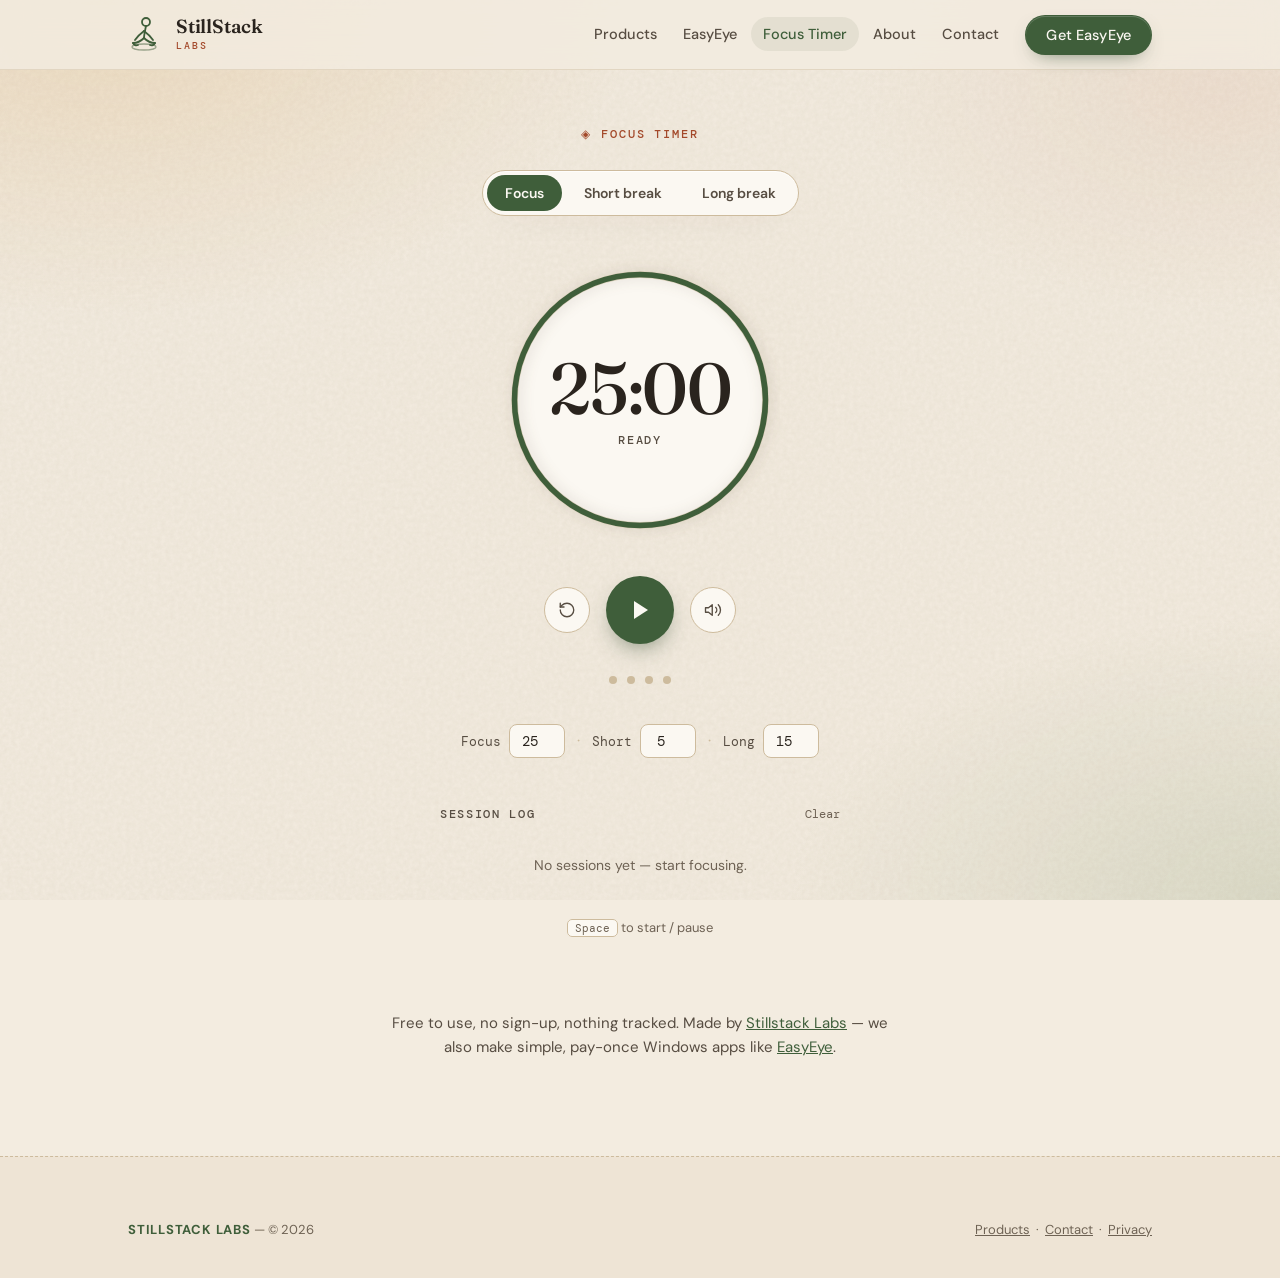
<file: pomodoro.html>
<!DOCTYPE html>
<html lang="en">
<head>
  <meta charset="UTF-8" />
  <meta name="viewport" content="width=device-width, initial-scale=1.0" />
  <title>Focus Timer · Free Pomodoro timer · Stillstack Labs</title>
  <meta name="description" content="A free, distraction-free Pomodoro focus timer that runs in your browser. Focus, short break and long break sessions with a session log. No sign-up." />
  <link rel="canonical" href="https://stillstacklabs.com/pomodoro.html" />
  <meta name="theme-color" content="#f3ece0" />
  <meta property="og:title" content="Focus Timer · Stillstack Labs" />
  <meta property="og:description" content="A free, distraction-free Pomodoro timer. Nothing to install." />
  <meta property="og:url" content="https://stillstacklabs.com/pomodoro.html" />
  <meta property="og:image" content="https://stillstacklabs.com/assets/img/og.png" />
  <meta name="twitter:card" content="summary_large_image" />

  <link rel="icon" href="/assets/img/favicon.svg" type="image/svg+xml" />
  <link rel="apple-touch-icon" href="/assets/img/apple-touch-icon.png" />

  <link rel="preconnect" href="https://fonts.googleapis.com" />
  <link rel="preconnect" href="https://fonts.gstatic.com" crossorigin />
  <link href="https://fonts.googleapis.com/css2?family=DM+Mono:wght@300;400;500&family=DM+Sans:opsz,wght@9..40,400;9..40,500;9..40,600&family=Fraunces:ital,opsz,wght@0,9..144,500;0,9..144,600;0,9..144,700;1,9..144,500;1,9..144,600&display=swap" rel="stylesheet" />
  <link rel="stylesheet" href="/assets/css/site.css?v=7" />
  <script>document.documentElement.classList.add('js')</script>
  <style>
    .timer-page {
      padding: calc(var(--nav-h) + 56px) 0 96px;
      display: flex;
      flex-direction: column;
      align-items: center;
      text-align: center;
    }
    .timer-page .eyebrow { margin-bottom: 28px; }

    .modes { display: inline-flex; gap: 4px; border: 1px solid var(--border-2); background: var(--bg2); border-radius: 999px; padding: 4px; margin-bottom: 44px; box-shadow: var(--shadow); }
    .mode-btn {
      background: none; border: none; cursor: pointer;
      font: 600 14px var(--sans);
      color: var(--muted); padding: 9px 18px; border-radius: 999px; transition: background .15s, color .15s;
    }
    .mode-btn:hover { color: var(--fg); }
    .mode-btn[aria-pressed="true"] { background: var(--mode, var(--accent)); color: var(--accent-ink); }

    .timer-wrap { position: relative; width: 280px; height: 280px; margin-bottom: 36px; border-radius: 50%; background: radial-gradient(circle, var(--bg2) 62%, transparent 63%); }
    .ring-svg { width: 100%; height: 100%; transform: rotate(-90deg); }
    .ring-bg { fill: none; stroke: var(--border); stroke-width: 6; }
    .ring-progress { fill: none; stroke: var(--accent); stroke-width: 5; stroke-linecap: round; transition: stroke-dashoffset .95s linear, stroke .5s ease; filter: drop-shadow(0 2px 6px rgba(74,52,30,.18)); }
    .timer-center { position: absolute; inset: 0; display: flex; flex-direction: column; align-items: center; justify-content: center; gap: 8px; }
    .timer-display { font: 500 72px var(--display); letter-spacing: -.02em; line-height: 1; font-variant-numeric: tabular-nums; }
    .timer-label { font: 500 12px var(--mono); letter-spacing: .16em; text-transform: uppercase; color: var(--muted); }

    .controls { display: flex; align-items: center; gap: 16px; margin-bottom: 32px; }
    .btn-icon {
      width: 46px; height: 46px; border-radius: 50%;
      border: 1px solid var(--border-2); background: var(--bg2); color: var(--muted);
      cursor: pointer; display: grid; place-items: center; transition: border-color .15s, color .15s;
    }
    .btn-icon:hover { border-color: var(--accent); color: var(--fg); }
    .btn-play {
      width: 68px; height: 68px; border-radius: 50%; border: none;
      background: var(--mode, var(--accent)); color: var(--accent-ink); cursor: pointer;
      display: grid; place-items: center; transition: transform .1s, background .3s;
      box-shadow: 0 10px 24px -10px rgba(49,73,45,.7);
    }
    .btn-play:hover { transform: scale(1.06); }
    .btn-play:active { transform: scale(.97); }

    .session-dots { display: flex; gap: 10px; margin-bottom: 40px; }
    .dot { width: 8px; height: 8px; border-radius: 50%; background: var(--border-2); transition: background .3s; }
    .dot.done { background: var(--accent); }

    .settings-row { display: flex; gap: 12px; align-items: center; flex-wrap: wrap; justify-content: center; margin-bottom: 48px; }
    .settings-row label { font: 400 13px var(--mono); color: var(--muted); display: flex; align-items: center; gap: 8px; }
    .num-input {
      width: 56px; background: var(--bg2); border: 1px solid var(--border-2); border-radius: 8px; color: var(--fg);
      font: 400 14px var(--mono); text-align: center; padding: 7px 4px; transition: border-color .15s;
    }
    .num-input:focus { outline: none; border-color: var(--accent); }
    .sep { color: var(--border-2); }

    .log-section { width: 100%; max-width: 400px; text-align: left; }
    .log-header { display: flex; justify-content: space-between; align-items: center; margin-bottom: 12px; }
    .log-title { font: 500 12px var(--mono); letter-spacing: .14em; text-transform: uppercase; color: var(--muted); }
    .log-clear { background: none; border: none; font: 400 12px var(--mono); color: var(--dim); cursor: pointer; padding: 0; }
    .log-clear:hover { color: var(--clay); }
    .log-list { list-style: none; display: flex; flex-direction: column; gap: 6px; }
    .log-item {
      display: flex; justify-content: space-between; align-items: center;
      background: var(--bg2); border: 1px solid var(--border); border-radius: 10px;
      padding: 10px 14px; font-size: 14px; animation: slide-in .18s ease;
    }
    .log-item-time { color: var(--dim); font: 400 12px var(--mono); }
    .log-empty { font-size: 14px; color: var(--dim); text-align: center; padding: 20px 0; }
    .shortcut-hint { margin-top: 20px; font-size: 13px; color: var(--dim); }
    kbd { background: var(--bg2); border: 1px solid var(--border-2); border-radius: 5px; padding: 1px 7px; font: 400 11px var(--mono); }

    .timer-promo { margin-top: 72px; max-width: 520px; color: var(--muted); font-size: 15px; }
    .timer-promo a { color: var(--accent); }

    @keyframes slide-in { from { opacity: 0; transform: translateY(-5px); } to { opacity: 1; transform: none; } }
    @media (max-width: 400px) { .timer-wrap { width: 240px; height: 240px; } .timer-display { font-size: 56px; } .mode-btn { padding: 9px 10px; } }
  </style>
</head>
<body>
  <a class="skip-link" href="#main">Skip to content</a>

  <header class="site-nav">
    <div class="wrap">
      <a href="/" class="brand" aria-label="Stillstack Labs home">
        <svg viewBox="0 0 36 36" fill="none" aria-hidden="true"><g stroke="currentColor" stroke-width="1.8" stroke-linecap="round"><circle cx="18" cy="5" r="4"/><path d="M18 9C17 14 16 18 16 21"/><path d="M16 14C12 17 9 20 7 23"/><path d="M16 14C20 17 23 20 25 23"/><path d="M16 21C13 24 9 26 5 26"/><path d="M16 21C19 24 23 26 27 26"/><path d="M5 26C6 28 8 29 10 28"/><path d="M27 26C26 28 24 29 22 28"/><ellipse cx="16" cy="30" rx="12" ry="3" stroke-width="1.4" opacity=".5"/></g></svg>
        <span class="brand-name">StillStack<small>LABS</small></span>
      </a>
      <button class="nav-toggle" aria-label="Menu" aria-expanded="false" aria-controls="nav-links">
        <svg class="i-open" viewBox="0 0 24 24" fill="none" stroke="currentColor" stroke-width="1.8"><path d="M4 7h16M4 12h16M4 17h16"/></svg>
        <svg class="i-close" viewBox="0 0 24 24" fill="none" stroke="currentColor" stroke-width="1.8"><path d="M6 6l12 12M18 6L6 18"/></svg>
      </button>
      <nav aria-label="Main">
        <ul class="nav-links" id="nav-links">
          <li><a href="/products.html">Products</a></li>
          <li><a href="/easyeye.html">EasyEye</a></li>
          <li><a href="/pomodoro.html" aria-current="page">Focus Timer</a></li>
          <li><a href="/#about">About</a></li>
          <li><a href="/#contact">Contact</a></li>
          <li class="nav-cta"><a class="btn btn-primary btn-sm" href="https://apps.microsoft.com/detail/9NPCZFDLNNWH?cid=stillstacklabs-nav">Get EasyEye</a></li>
        </ul>
      </nav>
    </div>
  </header>

  <main id="main">
    <section class="timer-page">
      <div class="wrap" style="display:flex;flex-direction:column;align-items:center">
        <h1 class="eyebrow">◈ Focus Timer</h1>

        <div class="modes" role="group" aria-label="Timer mode">
          <button class="mode-btn" data-mode="focus" aria-pressed="true">Focus</button>
          <button class="mode-btn" data-mode="short" aria-pressed="false">Short break</button>
          <button class="mode-btn" data-mode="long" aria-pressed="false">Long break</button>
        </div>

        <div class="timer-wrap">
          <svg class="ring-svg" viewBox="0 0 250 250" aria-hidden="true">
            <circle class="ring-bg" cx="125" cy="125" r="112"/>
            <circle class="ring-progress" id="ring" cx="125" cy="125" r="112"/>
          </svg>
          <div class="timer-center">
            <div class="timer-display" id="display" role="timer" aria-live="off">25:00</div>
            <div class="timer-label" id="state-label">Ready</div>
          </div>
        </div>

        <div class="controls">
          <button class="btn-icon" id="btn-reset" aria-label="Reset timer">
            <svg width="18" height="18" viewBox="0 0 24 24" fill="none" stroke="currentColor" stroke-width="1.8" stroke-linecap="round" stroke-linejoin="round"><path d="M3 12a9 9 0 1 0 9-9 9.75 9.75 0 0 0-6.74 2.74L3 8"/><path d="M3 3v5h5"/></svg>
          </button>
          <button class="btn-play" id="btn-play" aria-label="Start">
            <svg id="icon-play" width="24" height="24" viewBox="0 0 24 24" fill="currentColor"><polygon points="6,3 20,12 6,21"/></svg>
            <svg id="icon-pause" width="24" height="24" viewBox="0 0 24 24" fill="currentColor" style="display:none"><rect x="6" y="4" width="4" height="16" rx="1"/><rect x="14" y="4" width="4" height="16" rx="1"/></svg>
          </button>
          <button class="btn-icon" id="btn-sound" aria-label="Sound on" aria-pressed="true">
            <svg id="icon-son" width="18" height="18" viewBox="0 0 24 24" fill="none" stroke="currentColor" stroke-width="1.8" stroke-linecap="round" stroke-linejoin="round"><polygon points="11 5 6 9 2 9 2 15 6 15 11 19 11 5"/><path d="M19.07 4.93a10 10 0 0 1 0 14.14"/><path d="M15.54 8.46a5 5 0 0 1 0 7.07"/></svg>
            <svg id="icon-soff" width="18" height="18" viewBox="0 0 24 24" fill="none" stroke="currentColor" stroke-width="1.8" stroke-linecap="round" stroke-linejoin="round" style="display:none"><polygon points="11 5 6 9 2 9 2 15 6 15 11 19 11 5"/><line x1="23" y1="9" x2="17" y2="15"/><line x1="17" y1="9" x2="23" y2="15"/></svg>
          </button>
        </div>

        <div class="session-dots" id="dots" aria-label="Sessions until long break"></div>

        <div class="settings-row">
          <label>Focus <input class="num-input" id="inp-focus" type="number" min="1" max="90" value="25" aria-label="Focus minutes"></label>
          <span class="sep">·</span>
          <label>Short <input class="num-input" id="inp-short" type="number" min="1" max="30" value="5" aria-label="Short break minutes"></label>
          <span class="sep">·</span>
          <label>Long <input class="num-input" id="inp-long" type="number" min="1" max="60" value="15" aria-label="Long break minutes"></label>
        </div>

        <div class="log-section">
          <div class="log-header">
            <span class="log-title">Session log</span>
            <button class="log-clear" id="btn-clear">Clear</button>
          </div>
          <ul class="log-list" id="log-list">
            <li class="log-empty" id="log-empty">No sessions yet — start focusing.</li>
          </ul>
        </div>
        <p class="shortcut-hint"><kbd>Space</kbd> to start / pause</p>

        <p class="timer-promo">Free to use, no sign-up, nothing tracked. Made by <a href="/">Stillstack Labs</a> — we also make simple, pay-once Windows apps like <a href="/easyeye.html">EasyEye</a>.</p>
      </div>
    </section>
  </main>

  <footer class="site-footer">
    <div class="wrap">
      <div class="footer-bottom" style="border-top:0;padding-top:0">
        <span><strong>STILLSTACK LABS</strong> — © <span data-year>2026</span></span>
        <span><a href="/products.html" style="color:inherit">Products</a> &nbsp;·&nbsp; <a href="/#contact" style="color:inherit">Contact</a> &nbsp;·&nbsp; <a href="/privacy.html" style="color:inherit">Privacy</a></span>
      </div>
    </div>
  </footer>

  <script src="/assets/js/site.js?v=7" defer></script>
  <script>
  const MODES = {
    focus: { state: 'Focusing',    color: '#3f5e3a', label: 'Focus' },
    short: { state: 'Short break', color: '#85651a', label: 'Short break' },
    long:  { state: 'Long break',  color: '#a3492a', label: 'Long break' }
  };
  const MAX = 4;
  const CIRC = 2 * Math.PI * 112;
  const BASE_TITLE = document.title;
  const $ = id => document.getElementById(id);

  const ring = $('ring'), display = $('display'), stateLabel = $('state-label');
  const btnPlay = $('btn-play'), iPlay = $('icon-play'), iPause = $('icon-pause');
  const inputs = { focus: $('inp-focus'), short: $('inp-short'), long: $('inp-long') };

  let mode = 'focus', running = false, remaining = 25 * 60, total = 25 * 60;
  let ticker = null, endAt = 0, soundOn = true, sessionCount = 0;

  // restore saved preferences (per-browser convenience only)
  try {
    const saved = JSON.parse(localStorage.getItem('ssl-focus') || '{}');
    ['focus', 'short', 'long'].forEach(k => { if (saved[k]) inputs[k].value = saved[k]; });
    if (saved.sound === false) soundOn = false;
  } catch {}
  function savePrefs() {
    try {
      localStorage.setItem('ssl-focus', JSON.stringify({
        focus: inputs.focus.value, short: inputs.short.value, long: inputs.long.value, sound: soundOn
      }));
    } catch {}
  }

  ring.style.strokeDasharray = CIRC;
  ring.style.strokeDashoffset = 0;

  function getDur() {
    return {
      focus: Math.max(1, parseInt(inputs.focus.value) || 25) * 60,
      short: Math.max(1, parseInt(inputs.short.value) || 5) * 60,
      long:  Math.max(1, parseInt(inputs.long.value) || 15) * 60
    };
  }
  const fmt = s => String(Math.floor(s / 60)).padStart(2, '0') + ':' + String(s % 60).padStart(2, '0');

  function updateRing() {
    const r = remaining / total;
    ring.style.strokeDashoffset = CIRC * (1 - r);
    ring.style.stroke = running ? (r > 0.5 ? MODES[mode].color : r > 0.2 ? '#b07a1e' : '#a3492a') : MODES[mode].color;
    display.textContent = fmt(remaining);
    document.title = running ? `${fmt(remaining)} · ${MODES[mode].label}` : BASE_TITLE;
  }

  function setMode(m) {
    mode = m;
    document.documentElement.style.setProperty('--mode', MODES[m].color);
    document.querySelectorAll('.mode-btn').forEach(b => b.setAttribute('aria-pressed', String(b.dataset.mode === m)));
    pause(); total = getDur()[mode]; remaining = total;
    stateLabel.textContent = 'Ready'; updateRing();
  }

  function play() {
    if (remaining <= 0) reset();
    running = true;
    endAt = Date.now() + remaining * 1000;   // wall-clock based so background tabs stay accurate
    stateLabel.textContent = MODES[mode].state;
    iPlay.style.display = 'none'; iPause.style.display = 'block';
    btnPlay.setAttribute('aria-label', 'Pause');
    updateRing();
    ticker = setInterval(tick, 250);
  }

  function pause() {
    running = false; clearInterval(ticker);
    iPlay.style.display = 'block'; iPause.style.display = 'none';
    btnPlay.setAttribute('aria-label', 'Start');
    stateLabel.textContent = (remaining === 0 || remaining === total) ? 'Ready' : 'Paused';
    document.title = BASE_TITLE;
  }

  function reset() {
    pause(); total = getDur()[mode]; remaining = total;
    stateLabel.textContent = 'Ready'; updateRing();
  }

  function tick() {
    const next = Math.max(0, Math.ceil((endAt - Date.now()) / 1000));
    if (next === remaining) return;
    remaining = next; updateRing();
    if (soundOn && remaining > 0 && remaining <= 5) playBeep(220, .03);
    if (remaining <= 0) finish();
  }

  function finish() {
    pause(); remaining = 0; updateRing(); stateLabel.textContent = 'Done ✓';
    if (soundOn) playBell();
    if (mode === 'focus') {
      sessionCount++; addLog(); renderDots();
      setTimeout(() => setMode(sessionCount % MAX === 0 ? 'long' : 'short'), 1200);
    } else {
      setTimeout(() => setMode('focus'), 800);
    }
  }

  function addLog() {
    $('log-empty')?.remove();
    const li = document.createElement('li'); li.className = 'log-item';
    const t = new Date().toLocaleTimeString([], { hour: '2-digit', minute: '2-digit' });
    li.innerHTML = `<span>Focus #${sessionCount} · ${getDur().focus / 60} min</span><span class="log-item-time">${t}</span>`;
    $('log-list').prepend(li);
  }

  function renderDots() {
    const d = $('dots'); d.innerHTML = '';
    const filled = sessionCount % MAX === 0 && sessionCount > 0 ? MAX : sessionCount % MAX;
    for (let i = 0; i < MAX; i++) {
      const dot = document.createElement('div'); dot.className = 'dot';
      if (i < filled) dot.classList.add('done');
      d.appendChild(dot);
    }
  }

  let audioCtx = null;
  const getCtx = () => (audioCtx ||= new (window.AudioContext || window.webkitAudioContext)());
  function playBeep(freq, gain) {
    try {
      const c = getCtx(), o = c.createOscillator(), g = c.createGain();
      o.connect(g); g.connect(c.destination); o.frequency.value = freq;
      g.gain.setValueAtTime(gain, c.currentTime);
      g.gain.exponentialRampToValueAtTime(.001, c.currentTime + .15);
      o.start(); o.stop(c.currentTime + .15);
    } catch {}
  }
  const playBell = () => [523, 659, 784].forEach((f, i) => setTimeout(() => playBeep(f, .1), i * 150));

  function renderSound() {
    $('icon-son').style.display = soundOn ? 'block' : 'none';
    $('icon-soff').style.display = soundOn ? 'none' : 'block';
    $('btn-sound').setAttribute('aria-pressed', String(soundOn));
    $('btn-sound').setAttribute('aria-label', soundOn ? 'Sound on' : 'Sound off');
  }

  btnPlay.addEventListener('click', () => running ? pause() : play());
  $('btn-reset').addEventListener('click', reset);
  $('btn-sound').addEventListener('click', () => { soundOn = !soundOn; renderSound(); savePrefs(); });
  document.querySelectorAll('.mode-btn').forEach(b => b.addEventListener('click', () => setMode(b.dataset.mode)));
  Object.values(inputs).forEach(inp => inp.addEventListener('change', () => { savePrefs(); if (!running) reset(); }));
  $('btn-clear').addEventListener('click', () => {
    $('log-list').innerHTML = ''; sessionCount = 0; renderDots();
    const e = document.createElement('li'); e.className = 'log-empty'; e.id = 'log-empty';
    e.textContent = 'No sessions yet — start focusing.';
    $('log-list').appendChild(e);
  });
  document.addEventListener('keydown', e => {
    if (e.code === 'Space' && !e.target.closest('input, button, a, textarea, select')) {
      e.preventDefault(); running ? pause() : play();
    }
  });

  renderSound(); renderDots(); setMode('focus');
  </script>
</body>
</html>
</file>
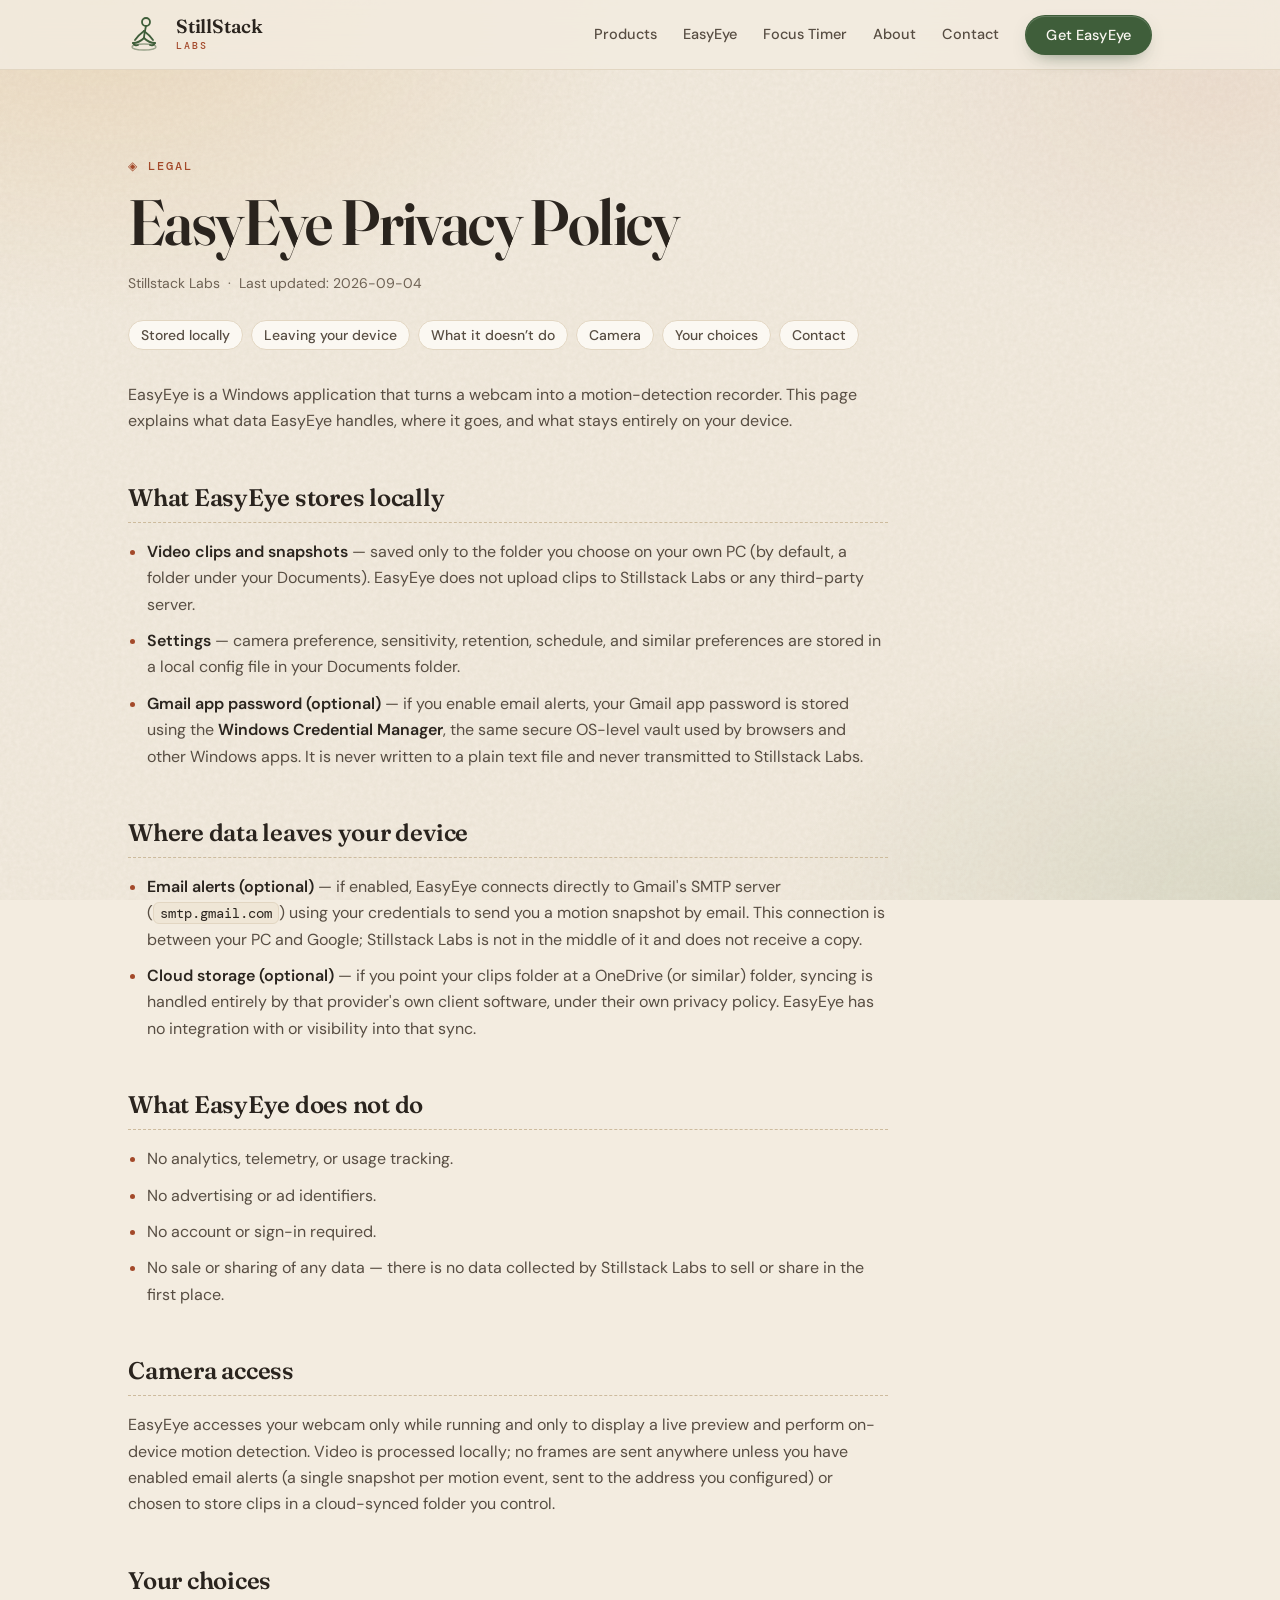
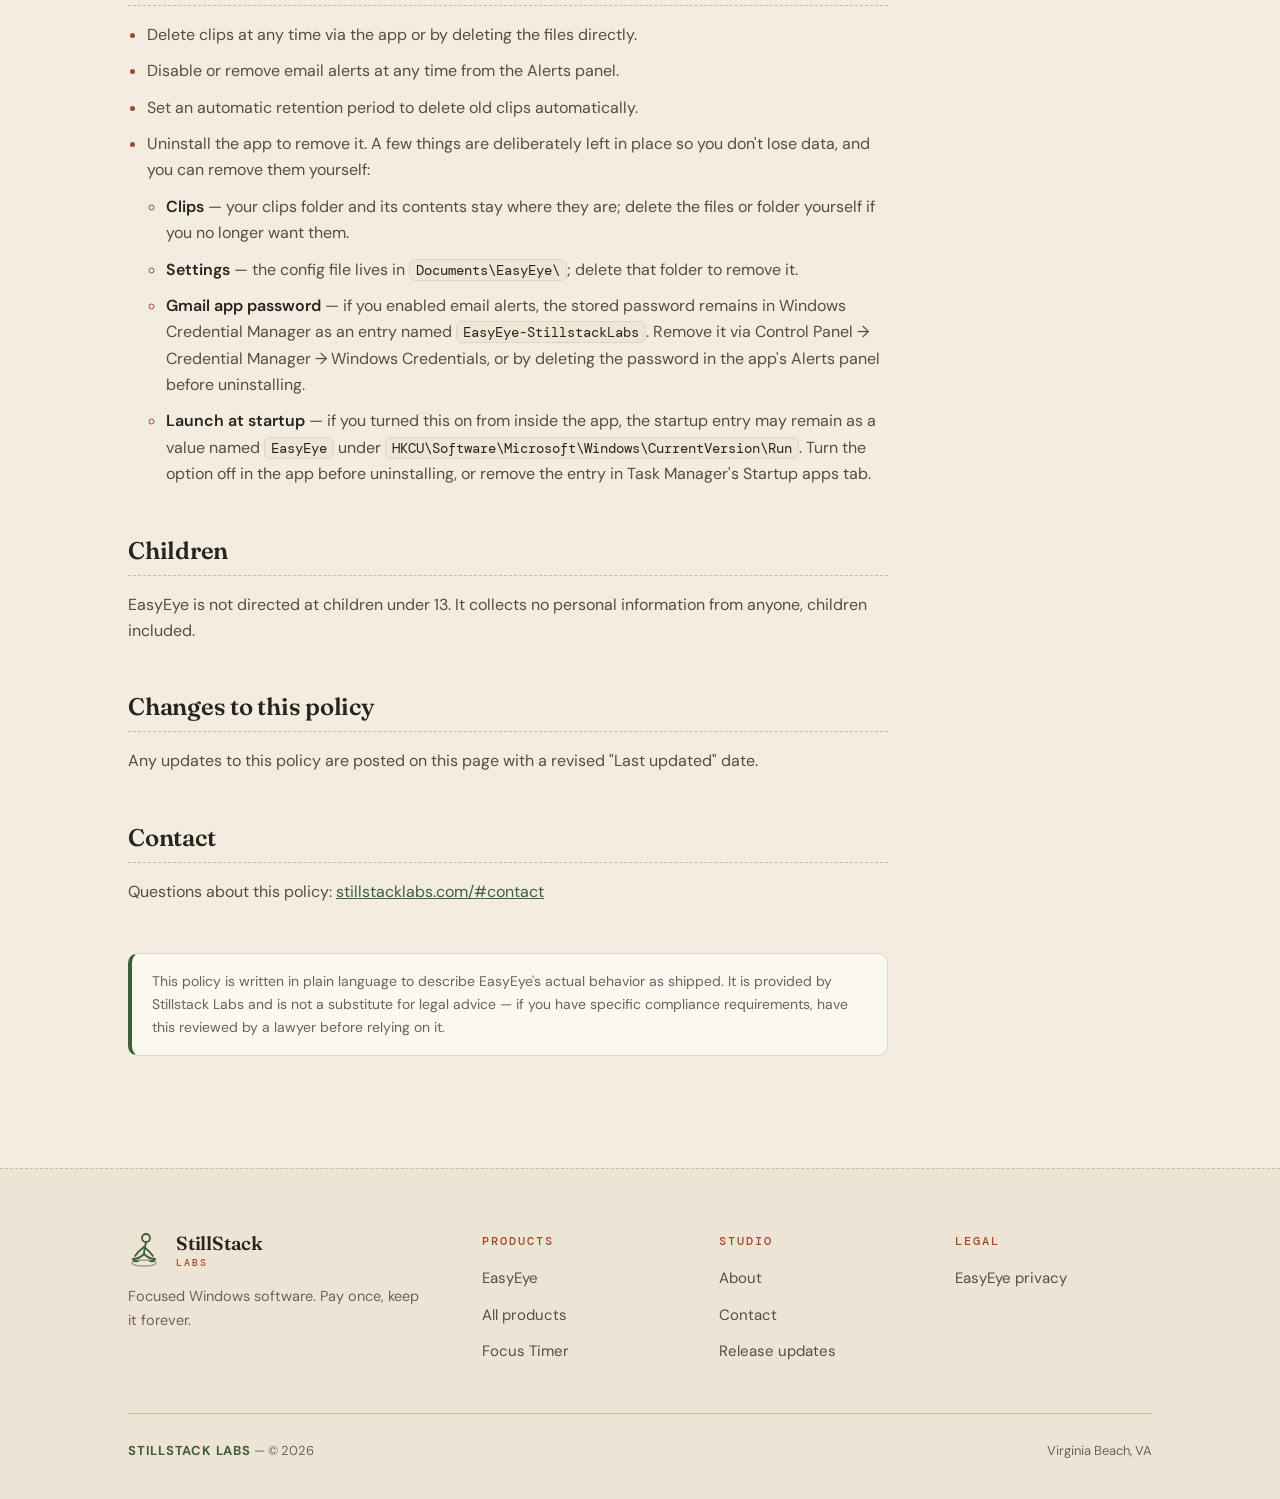
<file: privacy.html>
<!DOCTYPE html>
<html lang="en">
<head>
  <meta charset="UTF-8" />
  <meta name="viewport" content="width=device-width, initial-scale=1.0" />
  <title>EasyEye Privacy Policy · Stillstack Labs</title>
  <meta name="description" content="What data EasyEye handles, where it goes, and what stays entirely on your device. No analytics, no telemetry, no uploads." />
  <link rel="canonical" href="https://stillstacklabs.com/privacy.html" />
  <meta name="theme-color" content="#f3ece0" />
  <meta property="og:title" content="EasyEye Privacy Policy · Stillstack Labs" />
  <meta property="og:url" content="https://stillstacklabs.com/privacy.html" />
  <meta property="og:image" content="https://stillstacklabs.com/assets/img/og.png" />

  <link rel="icon" href="/assets/img/favicon.svg" type="image/svg+xml" />
  <link rel="apple-touch-icon" href="/assets/img/apple-touch-icon.png" />

  <link rel="preconnect" href="https://fonts.googleapis.com" />
  <link rel="preconnect" href="https://fonts.gstatic.com" crossorigin />
  <link href="https://fonts.googleapis.com/css2?family=DM+Mono:wght@400;500&family=DM+Sans:opsz,wght@9..40,400;9..40,500;9..40,600&family=Fraunces:ital,opsz,wght@0,9..144,500;0,9..144,600;0,9..144,700;1,9..144,500;1,9..144,600&display=swap" rel="stylesheet" />
  <link rel="stylesheet" href="/assets/css/site.css?v=7" />
  <script>document.documentElement.classList.add('js')</script>
</head>
<body>
  <a class="skip-link" href="#main">Skip to content</a>

  <header class="site-nav">
    <div class="wrap">
      <a href="/" class="brand" aria-label="Stillstack Labs home">
        <svg viewBox="0 0 36 36" fill="none" aria-hidden="true"><g stroke="currentColor" stroke-width="1.8" stroke-linecap="round"><circle cx="18" cy="5" r="4"/><path d="M18 9C17 14 16 18 16 21"/><path d="M16 14C12 17 9 20 7 23"/><path d="M16 14C20 17 23 20 25 23"/><path d="M16 21C13 24 9 26 5 26"/><path d="M16 21C19 24 23 26 27 26"/><path d="M5 26C6 28 8 29 10 28"/><path d="M27 26C26 28 24 29 22 28"/><ellipse cx="16" cy="30" rx="12" ry="3" stroke-width="1.4" opacity=".5"/></g></svg>
        <span class="brand-name">StillStack<small>LABS</small></span>
      </a>
      <button class="nav-toggle" aria-label="Menu" aria-expanded="false" aria-controls="nav-links">
        <svg class="i-open" viewBox="0 0 24 24" fill="none" stroke="currentColor" stroke-width="1.8"><path d="M4 7h16M4 12h16M4 17h16"/></svg>
        <svg class="i-close" viewBox="0 0 24 24" fill="none" stroke="currentColor" stroke-width="1.8"><path d="M6 6l12 12M18 6L6 18"/></svg>
      </button>
      <nav aria-label="Main">
        <ul class="nav-links" id="nav-links">
          <li><a href="/products.html">Products</a></li>
          <li><a href="/easyeye.html">EasyEye</a></li>
          <li><a href="/pomodoro.html">Focus Timer</a></li>
          <li><a href="/#about">About</a></li>
          <li><a href="/#contact">Contact</a></li>
          <li class="nav-cta"><a class="btn btn-primary btn-sm" href="https://apps.microsoft.com/detail/9NPCZFDLNNWH?cid=stillstacklabs-nav">Get EasyEye</a></li>
        </ul>
      </nav>
    </div>
  </header>

  <main id="main">
    <section class="page-head" style="padding-bottom:32px">
      <div class="wrap">
        <p class="eyebrow">◈ Legal</p>
        <h1 class="h-display" style="font-size:clamp(40px,6vw,64px)">EasyEye Privacy Policy</h1>
        <p class="meta-line">Stillstack Labs &nbsp;·&nbsp; Last updated: 2026-09-04</p>
        <ul class="toc" aria-label="On this page">
          <li><a href="#stores">Stored locally</a></li>
          <li><a href="#leaves">Leaving your device</a></li>
          <li><a href="#not">What it doesn’t do</a></li>
          <li><a href="#camera">Camera</a></li>
          <li><a href="#choices">Your choices</a></li>
          <li><a href="#contact">Contact</a></li>
        </ul>
      </div>
    </section>

    <section style="padding-bottom:112px">
      <div class="wrap">
        <article class="prose">
          <p>
            EasyEye is a Windows application that turns a webcam into a motion-detection
            recorder. This page explains what data EasyEye handles, where it goes, and
            what stays entirely on your device.
          </p>

          <h2 id="stores">What EasyEye stores locally</h2>
          <ul>
            <li><strong>Video clips and snapshots</strong> — saved only to the folder you choose on your own PC (by default, a folder under your Documents). EasyEye does not upload clips to Stillstack Labs or any third-party server.</li>
            <li><strong>Settings</strong> — camera preference, sensitivity, retention, schedule, and similar preferences are stored in a local config file in your Documents folder.</li>
            <li><strong>Gmail app password (optional)</strong> — if you enable email alerts, your Gmail app password is stored using the <strong>Windows Credential Manager</strong>, the same secure OS-level vault used by browsers and other Windows apps. It is never written to a plain text file and never transmitted to Stillstack Labs.</li>
          </ul>

          <h2 id="leaves">Where data leaves your device</h2>
          <ul>
            <li><strong>Email alerts (optional)</strong> — if enabled, EasyEye connects directly to Gmail's SMTP server (<code>smtp.gmail.com</code>) using your credentials to send you a motion snapshot by email. This connection is between your PC and Google; Stillstack Labs is not in the middle of it and does not receive a copy.</li>
            <li><strong>Cloud storage (optional)</strong> — if you point your clips folder at a OneDrive (or similar) folder, syncing is handled entirely by that provider's own client software, under their own privacy policy. EasyEye has no integration with or visibility into that sync.</li>
          </ul>

          <h2 id="not">What EasyEye does not do</h2>
          <ul>
            <li>No analytics, telemetry, or usage tracking.</li>
            <li>No advertising or ad identifiers.</li>
            <li>No account or sign-in required.</li>
            <li>No sale or sharing of any data — there is no data collected by Stillstack Labs to sell or share in the first place.</li>
          </ul>

          <h2 id="camera">Camera access</h2>
          <p>
            EasyEye accesses your webcam only while running and only to display a
            live preview and perform on-device motion detection. Video is processed
            locally; no frames are sent anywhere unless you have enabled email
            alerts (a single snapshot per motion event, sent to the address you
            configured) or chosen to store clips in a cloud-synced folder you control.
          </p>

          <h2 id="choices">Your choices</h2>
          <ul>
            <li>Delete clips at any time via the app or by deleting the files directly.</li>
            <li>Disable or remove email alerts at any time from the Alerts panel.</li>
            <li>Set an automatic retention period to delete old clips automatically.</li>
            <li>Uninstall the app to remove it. A few things are deliberately left in place so you don't lose data, and you can remove them yourself:
              <ul>
                <li><strong>Clips</strong> — your clips folder and its contents stay where they are; delete the files or folder yourself if you no longer want them.</li>
                <li><strong>Settings</strong> — the config file lives in <code>Documents\EasyEye\</code>; delete that folder to remove it.</li>
                <li><strong>Gmail app password</strong> — if you enabled email alerts, the stored password remains in Windows Credential Manager as an entry named <code>EasyEye-StillstackLabs</code>. Remove it via Control Panel → Credential Manager → Windows Credentials, or by deleting the password in the app's Alerts panel before uninstalling.</li>
                <li><strong>Launch at startup</strong> — if you turned this on from inside the app, the startup entry may remain as a value named <code>EasyEye</code> under <code>HKCU\Software\Microsoft\Windows\CurrentVersion\Run</code>. Turn the option off in the app before uninstalling, or remove the entry in Task Manager's Startup apps tab.</li>
              </ul>
            </li>
          </ul>

          <h2 id="children">Children</h2>
          <p>
            EasyEye is not directed at children under 13. It collects no personal
            information from anyone, children included.
          </p>

          <h2 id="changes">Changes to this policy</h2>
          <p>
            Any updates to this policy are posted on this page with a revised
            "Last updated" date.
          </p>

          <h2 id="contact">Contact</h2>
          <p>
            Questions about this policy: <a href="https://stillstacklabs.com/#contact">stillstacklabs.com/#contact</a>
          </p>

          <div class="note">
            This policy is written in plain language to describe EasyEye's actual
            behavior as shipped. It is provided by Stillstack Labs and is not a
            substitute for legal advice — if you have specific compliance
            requirements, have this reviewed by a lawyer before relying on it.
          </div>
        </article>
      </div>
    </section>
  </main>

  <footer class="site-footer">
    <div class="wrap">
      <div class="footer-grid">
        <div>
          <a href="/" class="brand" aria-label="Stillstack Labs home">
            <svg viewBox="0 0 36 36" fill="none" aria-hidden="true"><g stroke="currentColor" stroke-width="1.8" stroke-linecap="round"><circle cx="18" cy="5" r="4"/><path d="M18 9C17 14 16 18 16 21"/><path d="M16 14C12 17 9 20 7 23"/><path d="M16 14C20 17 23 20 25 23"/><path d="M16 21C13 24 9 26 5 26"/><path d="M16 21C19 24 23 26 27 26"/><path d="M5 26C6 28 8 29 10 28"/><path d="M27 26C26 28 24 29 22 28"/><ellipse cx="16" cy="30" rx="12" ry="3" stroke-width="1.4" opacity=".5"/></g></svg>
            <span class="brand-name">StillStack<small>LABS</small></span>
          </a>
          <p>Focused Windows software. Pay once, keep it forever.</p>
        </div>
        <div>
          <h4>Products</h4>
          <ul>
            <li><a href="/easyeye.html">EasyEye</a></li>
            <li><a href="/products.html">All products</a></li>
            <li><a href="/pomodoro.html">Focus Timer</a></li>
          </ul>
        </div>
        <div>
          <h4>Studio</h4>
          <ul>
            <li><a href="/#about">About</a></li>
            <li><a href="/#contact">Contact</a></li>
            <li><a href="/products.html#notify">Release updates</a></li>
          </ul>
        </div>
        <div>
          <h4>Legal</h4>
          <ul>
            <li><a href="/privacy.html">EasyEye privacy</a></li>
          </ul>
        </div>
      </div>
      <div class="footer-bottom">
        <span><strong>STILLSTACK LABS</strong> — © <span data-year>2026</span></span>
        <span>Virginia Beach, VA</span>
      </div>
    </div>
  </footer>

  <script src="/assets/js/site.js?v=7" defer></script>
</body>
</html>
</file>
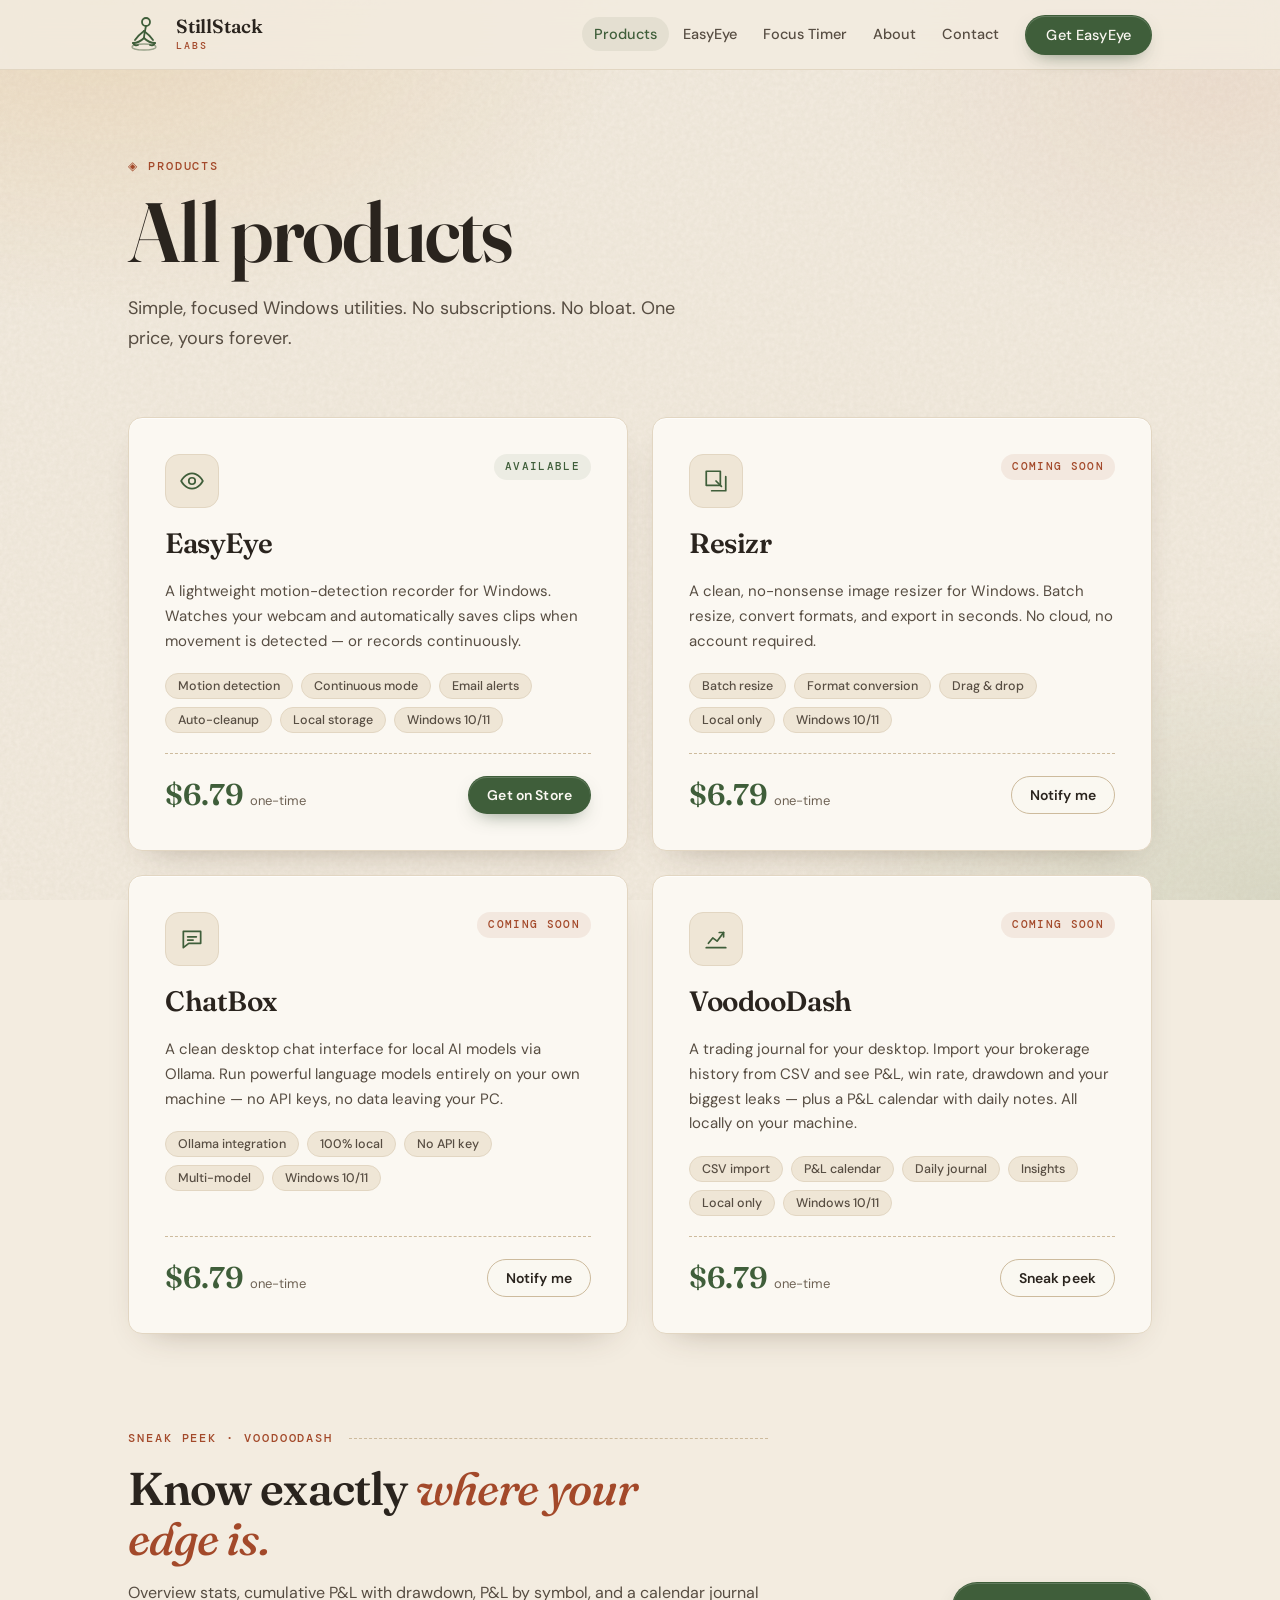
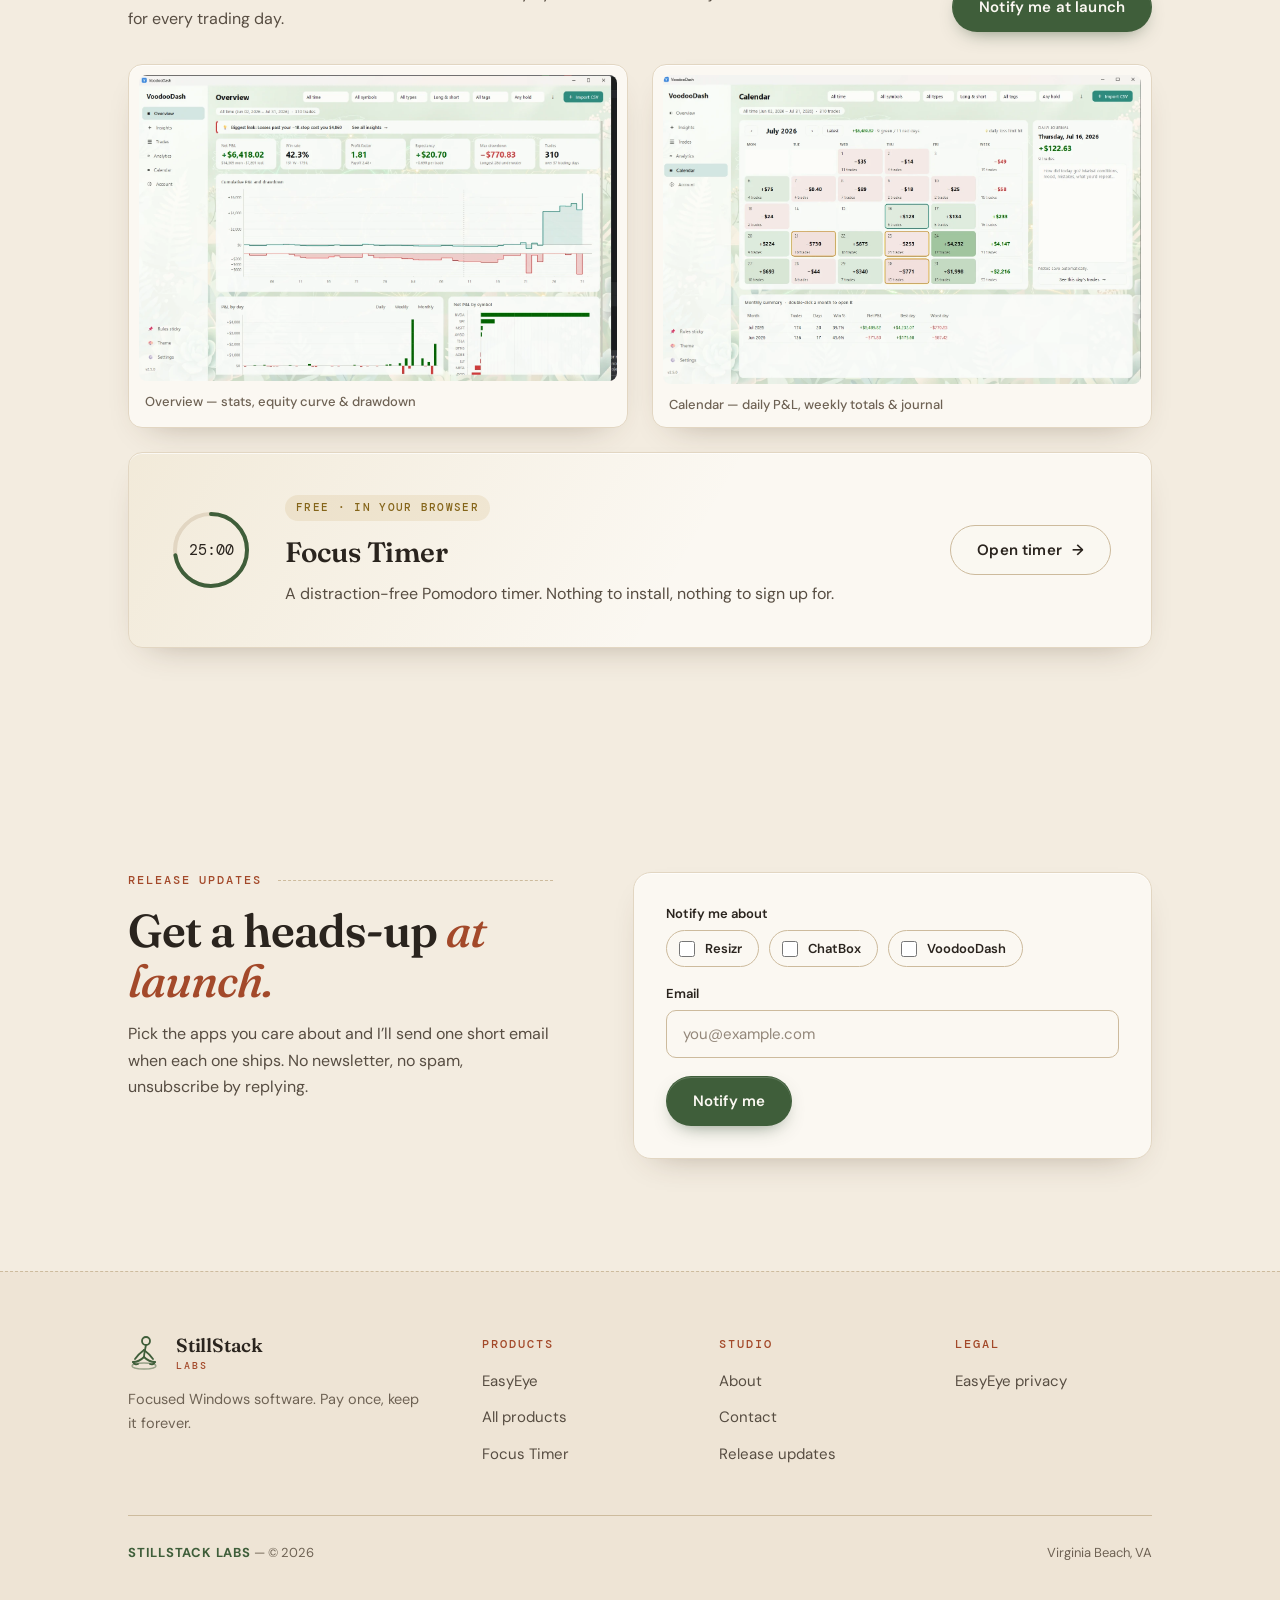
<file: products.html>
<!DOCTYPE html>
<html lang="en">
<head>
  <meta charset="UTF-8" />
  <meta name="viewport" content="width=device-width, initial-scale=1.0" />
  <title>Products · Stillstack Labs</title>
  <meta name="description" content="All Stillstack Labs apps: EasyEye motion-detection recorder, plus Resizr, ChatBox and VoodooDash coming soon. Simple Windows utilities, one-time price." />
  <link rel="canonical" href="https://stillstacklabs.com/products.html" />
  <meta name="theme-color" content="#f3ece0" />

  <meta property="og:type" content="website" />
  <meta property="og:site_name" content="Stillstack Labs" />
  <meta property="og:title" content="Products · Stillstack Labs" />
  <meta property="og:description" content="Simple, focused Windows utilities. No subscriptions. No bloat. One price, yours forever." />
  <meta property="og:url" content="https://stillstacklabs.com/products.html" />
  <meta property="og:image" content="https://stillstacklabs.com/assets/img/og.png" />
  <meta name="twitter:card" content="summary_large_image" />

  <link rel="icon" href="/assets/img/favicon.svg" type="image/svg+xml" />
  <link rel="apple-touch-icon" href="/assets/img/apple-touch-icon.png" />

  <link rel="preconnect" href="https://fonts.googleapis.com" />
  <link rel="preconnect" href="https://fonts.gstatic.com" crossorigin />
  <link href="https://fonts.googleapis.com/css2?family=DM+Mono:wght@400;500&family=DM+Sans:opsz,wght@9..40,400;9..40,500;9..40,600&family=Fraunces:ital,opsz,wght@0,9..144,500;0,9..144,600;0,9..144,700;1,9..144,500;1,9..144,600&display=swap" rel="stylesheet" />
  <link rel="stylesheet" href="/assets/css/site.css?v=7" />
  <script>document.documentElement.classList.add('js')</script>
</head>
<body>
  <a class="skip-link" href="#main">Skip to content</a>

  <header class="site-nav">
    <div class="wrap">
      <a href="/" class="brand" aria-label="Stillstack Labs home">
        <svg viewBox="0 0 36 36" fill="none" aria-hidden="true"><g stroke="currentColor" stroke-width="1.8" stroke-linecap="round"><circle cx="18" cy="5" r="4"/><path d="M18 9C17 14 16 18 16 21"/><path d="M16 14C12 17 9 20 7 23"/><path d="M16 14C20 17 23 20 25 23"/><path d="M16 21C13 24 9 26 5 26"/><path d="M16 21C19 24 23 26 27 26"/><path d="M5 26C6 28 8 29 10 28"/><path d="M27 26C26 28 24 29 22 28"/><ellipse cx="16" cy="30" rx="12" ry="3" stroke-width="1.4" opacity=".5"/></g></svg>
        <span class="brand-name">StillStack<small>LABS</small></span>
      </a>
      <button class="nav-toggle" aria-label="Menu" aria-expanded="false" aria-controls="nav-links">
        <svg class="i-open" viewBox="0 0 24 24" fill="none" stroke="currentColor" stroke-width="1.8"><path d="M4 7h16M4 12h16M4 17h16"/></svg>
        <svg class="i-close" viewBox="0 0 24 24" fill="none" stroke="currentColor" stroke-width="1.8"><path d="M6 6l12 12M18 6L6 18"/></svg>
      </button>
      <nav aria-label="Main">
        <ul class="nav-links" id="nav-links">
          <li><a href="/products.html" aria-current="page">Products</a></li>
          <li><a href="/easyeye.html">EasyEye</a></li>
          <li><a href="/pomodoro.html">Focus Timer</a></li>
          <li><a href="/#about">About</a></li>
          <li><a href="/#contact">Contact</a></li>
          <li class="nav-cta"><a class="btn btn-primary btn-sm" href="https://apps.microsoft.com/detail/9NPCZFDLNNWH?cid=stillstacklabs-nav">Get EasyEye</a></li>
        </ul>
      </nav>
    </div>
  </header>

  <main id="main">

    <section class="page-head">
      <div class="wrap">
        <p class="eyebrow fade-up">◈ Products</p>
        <h1 class="h-display fade-up d1">All products</h1>
        <p class="lead fade-up d2">Simple, focused Windows utilities. No subscriptions. No bloat. One price, yours forever.</p>
      </div>
    </section>

    <section style="padding-bottom:112px">
      <div class="wrap">
        <div class="grid grid-2">

          <!-- EasyEye -->
          <article class="card product-card is-link fade-up d2">
            <div class="top">
              <div class="app-icon"><svg viewBox="0 0 24 24" fill="none" stroke="currentColor" stroke-width="1.6" stroke-linecap="round" stroke-linejoin="round"><path d="M2 12s3.6-7 10-7 10 7 10 7-3.6 7-10 7S2 12 2 12z"/><circle cx="12" cy="12" r="3"/></svg></div>
              <span class="badge available">Available</span>
            </div>
            <h3><a href="/easyeye.html">EasyEye</a></h3>
            <p>A lightweight motion-detection recorder for Windows. Watches your webcam and automatically saves clips when movement is detected — or records continuously.</p>
            <ul class="tags">
              <li>Motion detection</li><li>Continuous mode</li><li>Email alerts</li><li>Auto-cleanup</li><li>Local storage</li><li>Windows 10/11</li>
            </ul>
            <div class="foot">
              <div class="price">$6.79<small>one-time</small></div>
              <a href="https://apps.microsoft.com/detail/9NPCZFDLNNWH?cid=stillstacklabs-products" class="btn btn-primary btn-sm">Get on Store</a>
            </div>
          </article>

          <!-- Resizr -->
          <article class="card product-card fade-up d2">
            <div class="top">
              <div class="app-icon"><svg viewBox="0 0 24 24" fill="none" stroke="currentColor" stroke-width="1.6" stroke-linecap="round" stroke-linejoin="round"><rect x="3" y="3" width="13" height="13"/><path d="M8 21h13V8"/><path d="M12 12l5 5"/></svg></div>
              <span class="badge">Coming soon</span>
            </div>
            <h3>Resizr</h3>
            <p>A clean, no-nonsense image resizer for Windows. Batch resize, convert formats, and export in seconds. No cloud, no account required.</p>
            <ul class="tags">
              <li>Batch resize</li><li>Format conversion</li><li>Drag &amp; drop</li><li>Local only</li><li>Windows 10/11</li>
            </ul>
            <div class="foot">
              <div class="price">$6.79<small>one-time</small></div>
              <a href="#notify" class="btn btn-outline btn-sm">Notify me</a>
            </div>
          </article>

          <!-- ChatBox -->
          <article class="card product-card fade-up d3">
            <div class="top">
              <div class="app-icon"><svg viewBox="0 0 24 24" fill="none" stroke="currentColor" stroke-width="1.6" stroke-linecap="round" stroke-linejoin="round"><path d="M4 5h16v11H9l-5 4z"/><path d="M8 10h8M8 13h5"/></svg></div>
              <span class="badge">Coming soon</span>
            </div>
            <h3>ChatBox</h3>
            <p>A clean desktop chat interface for local AI models via Ollama. Run powerful language models entirely on your own machine — no API keys, no data leaving your PC.</p>
            <ul class="tags">
              <li>Ollama integration</li><li>100% local</li><li>No API key</li><li>Multi-model</li><li>Windows 10/11</li>
            </ul>
            <div class="foot">
              <div class="price">$6.79<small>one-time</small></div>
              <a href="#notify" class="btn btn-outline btn-sm">Notify me</a>
            </div>
          </article>

          <!-- VoodooDash -->
          <article class="card product-card fade-up d3">
            <div class="top">
              <div class="app-icon"><svg viewBox="0 0 24 24" fill="none" stroke="currentColor" stroke-width="1.6" stroke-linecap="round" stroke-linejoin="round"><path d="M3 20h18"/><path d="M5 16l4-5 4 3 6-8"/><path d="M15 6h4v4"/></svg></div>
              <span class="badge">Coming soon</span>
            </div>
            <h3>VoodooDash</h3>
            <p>A trading journal for your desktop. Import your brokerage history from CSV and see P&amp;L, win rate, drawdown and your biggest leaks — plus a P&amp;L calendar with daily notes. All locally on your machine.</p>
            <ul class="tags">
              <li>CSV import</li><li>P&amp;L calendar</li><li>Daily journal</li><li>Insights</li><li>Local only</li><li>Windows 10/11</li>
            </ul>
            <div class="foot">
              <div class="price">$6.79<small>one-time</small></div>
              <a href="#voodoodash" class="btn btn-outline btn-sm">Sneak peek</a>
            </div>
          </article>

        </div>

        <!-- VoodooDash preview -->
        <div class="peek reveal" id="voodoodash">
          <div class="peek-head">
            <div>
              <div class="section-label">Sneak peek · VoodooDash</div>
              <h2 class="h2">Know exactly <em>where your edge&nbsp;is.</em></h2>
              <p class="muted">Overview stats, cumulative P&amp;L with drawdown, P&amp;L by symbol, and a calendar journal for every trading day.</p>
            </div>
            <a href="#notify" class="btn btn-primary">Notify me at launch</a>
          </div>
          <div class="grid grid-2">
            <figure class="shot">
              <a href="/assets/img/voodoodash/overview.webp"><img src="/assets/img/voodoodash/overview.webp" width="1458" height="931" loading="lazy" alt="VoodooDash overview: net P&amp;L, win rate, profit factor, expectancy, max drawdown, cumulative P&amp;L chart and P&amp;L by symbol" /></a>
              <figcaption>Overview — stats, equity curve &amp; drawdown</figcaption>
            </figure>
            <figure class="shot">
              <a href="/assets/img/voodoodash/calendar.webp"><img src="/assets/img/voodoodash/calendar.webp" width="1435" height="927" loading="lazy" alt="VoodooDash calendar: daily P&amp;L for each trading day, weekly totals, daily journal and monthly summary" /></a>
              <figcaption>Calendar — daily P&amp;L, weekly totals &amp; journal</figcaption>
            </figure>
          </div>
        </div>

        <!-- Free tool -->
        <div class="card band reveal" style="margin-top:24px">
          <svg class="mini-ring" viewBox="0 0 84 84" aria-hidden="true"><circle cx="42" cy="42" r="36" fill="none" stroke="#e2d6c2" stroke-width="4"/><circle cx="42" cy="42" r="36" fill="none" stroke="#3f5e3a" stroke-width="4" stroke-linecap="round" stroke-dasharray="226" stroke-dashoffset="62" transform="rotate(-90 42 42)"/><text x="42" y="47" text-anchor="middle" fill="#2a241e" font-family="DM Mono, monospace" font-size="15">25:00</text></svg>
          <div>
            <span class="badge free">Free · in your browser</span>
            <h3>Focus Timer</h3>
            <p>A distraction-free Pomodoro timer. Nothing to install, nothing to sign up for.</p>
          </div>
          <a class="btn btn-outline" href="/pomodoro.html">Open timer <span class="arrow">→</span></a>
        </div>
      </div>
    </section>

    <!-- NOTIFY -->
    <section class="section" id="notify">
      <div class="wrap">
        <div class="contact">
          <div class="contact-aside reveal">
            <div class="section-label">Release updates</div>
            <h2 class="h2">Get a heads-up <em>at launch.</em></h2>
            <p>Pick the apps you care about and I’ll send one short email when each one ships. No newsletter, no spam, unsubscribe by replying.</p>
          </div>
          <form class="form reveal" action="https://formspree.io/f/xbdzznar" method="POST" data-ajax data-success="✓ You’re on the list — I’ll email you when it ships.">
            <input type="hidden" name="_subject" value="Stillstack Labs — launch notification signup" />
            <input type="hidden" name="form" value="notify" />
            <div class="hp" aria-hidden="true"><label>Leave blank <input type="text" name="_gotcha" tabindex="-1" autocomplete="off" /></label></div>
            <fieldset class="field" style="border:0" data-require-one>
              <legend class="label" style="margin-bottom:8px">Notify me about</legend>
              <div class="checks">
                <label class="check"><input type="checkbox" name="apps[]" value="Resizr" /> Resizr</label>
                <label class="check"><input type="checkbox" name="apps[]" value="ChatBox" /> ChatBox</label>
                <label class="check"><input type="checkbox" name="apps[]" value="VoodooDash" /> VoodooDash</label>
              </div>
            </fieldset>
            <div class="field">
              <label for="notify-email">Email</label>
              <input type="email" id="notify-email" name="email" placeholder="you@example.com" autocomplete="email" required />
            </div>
            <div class="form-actions">
              <button type="submit" class="btn btn-primary">Notify me</button>
            </div>
            <div class="form-status" role="status" aria-live="polite"></div>
          </form>
        </div>
      </div>
    </section>

  </main>

  <footer class="site-footer">
    <div class="wrap">
      <div class="footer-grid">
        <div>
          <a href="/" class="brand" aria-label="Stillstack Labs home">
            <svg viewBox="0 0 36 36" fill="none" aria-hidden="true"><g stroke="currentColor" stroke-width="1.8" stroke-linecap="round"><circle cx="18" cy="5" r="4"/><path d="M18 9C17 14 16 18 16 21"/><path d="M16 14C12 17 9 20 7 23"/><path d="M16 14C20 17 23 20 25 23"/><path d="M16 21C13 24 9 26 5 26"/><path d="M16 21C19 24 23 26 27 26"/><path d="M5 26C6 28 8 29 10 28"/><path d="M27 26C26 28 24 29 22 28"/><ellipse cx="16" cy="30" rx="12" ry="3" stroke-width="1.4" opacity=".5"/></g></svg>
            <span class="brand-name">StillStack<small>LABS</small></span>
          </a>
          <p>Focused Windows software. Pay once, keep it forever.</p>
        </div>
        <div>
          <h4>Products</h4>
          <ul>
            <li><a href="/easyeye.html">EasyEye</a></li>
            <li><a href="/products.html">All products</a></li>
            <li><a href="/pomodoro.html">Focus Timer</a></li>
          </ul>
        </div>
        <div>
          <h4>Studio</h4>
          <ul>
            <li><a href="/#about">About</a></li>
            <li><a href="/#contact">Contact</a></li>
            <li><a href="/products.html#notify">Release updates</a></li>
          </ul>
        </div>
        <div>
          <h4>Legal</h4>
          <ul>
            <li><a href="/privacy.html">EasyEye privacy</a></li>
          </ul>
        </div>
      </div>
      <div class="footer-bottom">
        <span><strong>STILLSTACK LABS</strong> — © <span data-year>2026</span></span>
        <span>Virginia Beach, VA</span>
      </div>
    </div>
  </footer>

  <script src="/assets/js/site.js?v=7" defer></script>
</body>
</html>
</file>
<file: assets/css/site.css>
/* ==========================================================================
   Stillstack Labs — shared styles
   Theme: "homegrown" — warm linen, forest green, terracotta, soft serif.
   ========================================================================== */

*, *::before, *::after { box-sizing: border-box; margin: 0; padding: 0; }

:root {
  --bg:        #f3ece0;   /* linen */
  --bg2:       #fbf8f2;   /* warm paper (cards) */
  --bg3:       #efe6d6;   /* oat (insets, tags) */
  --border:    #e2d6c2;
  --border-2:  #cdbb9d;
  --fg:        #2a241e;   /* espresso */
  --muted:     #574d42;   /* body copy — ~7.6:1 on --bg */
  --dim:       #6e6254;   /* secondary labels — ~5.2:1 on --bg */
  --accent:    #3f5e3a;   /* forest green — ~6.6:1 on --bg */
  --accent-dk: #31492d;
  --accent-ink:#fbf8f2;
  --accent-soft: rgba(63, 94, 58, 0.08);
  --clay:      #a3492a;   /* terracotta — ~5:1 on --bg */
  --clay-soft: rgba(163, 73, 42, 0.09);
  --honey:     #85651a;   /* ~4.8:1 on --bg */
  --honey-soft: rgba(176, 134, 40, 0.12);
  --soon:      var(--clay);
  --ok:        var(--honey);

  --display: 'Fraunces', Georgia, 'Times New Roman', serif;
  --mono:    'DM Mono', ui-monospace, 'Cascadia Mono', Consolas, monospace;
  --sans:    'DM Sans', system-ui, 'Segoe UI', sans-serif;

  --radius:    14px;
  --radius-sm: 10px;
  --shadow:    0 1px 0 rgba(255,255,255,0.7) inset, 0 14px 34px -22px rgba(74, 52, 30, 0.45);
  --shadow-lg: 0 1px 0 rgba(255,255,255,0.7) inset, 0 24px 48px -26px rgba(74, 52, 30, 0.55);

  --wrap: 1120px;
  --gutter: 48px;
  --nav-h: 70px;
}

html { scroll-behavior: smooth; scroll-padding-top: calc(var(--nav-h) + 16px); }

body {
  background: var(--bg);
  color: var(--fg);
  font-family: var(--sans);
  font-size: 16px;
  line-height: 1.65;
  min-height: 100vh;
  overflow-x: hidden;
  -webkit-font-smoothing: antialiased;
  display: flex;
  flex-direction: column;
}

main { flex: 1; position: relative; z-index: 2; }

/* background: paper grain + soft sun & sage glows */
body::before {
  content: '';
  position: fixed;
  inset: 0;
  background:
    radial-gradient(ellipse 60% 50% at 8% 0%, rgba(222, 176, 110, 0.28), transparent 70%),
    radial-gradient(ellipse 55% 45% at 100% 100%, rgba(122, 150, 104, 0.20), transparent 70%),
    radial-gradient(ellipse 40% 35% at 95% 10%, rgba(196, 120, 80, 0.10), transparent 70%);
  pointer-events: none;
  z-index: 0;
}
body::after {
  content: '';
  position: fixed;
  inset: 0;
  background-image: url("data:image/svg+xml,%3Csvg viewBox='0 0 240 240' xmlns='http://www.w3.org/2000/svg'%3E%3Cfilter id='n'%3E%3CfeTurbulence type='fractalNoise' baseFrequency='0.85' numOctaves='3' stitchTiles='stitch'/%3E%3CfeColorMatrix values='0 0 0 0 0.35 0 0 0 0 0.25 0 0 0 0 0.15 0 0 0 0.55 0'/%3E%3C/filter%3E%3Crect width='100%25' height='100%25' filter='url(%23n)'/%3E%3C/svg%3E");
  opacity: 0.18;
  pointer-events: none;
  z-index: 1;
}

img, svg { display: block; max-width: 100%; }
a { color: inherit; }
::selection { background: var(--accent); color: var(--accent-ink); }

:focus-visible {
  outline: 2px solid var(--accent);
  outline-offset: 3px;
  border-radius: 4px;
}

.skip-link {
  position: absolute;
  left: 16px; top: -48px;
  background: var(--accent);
  color: var(--accent-ink);
  padding: 8px 14px;
  border-radius: var(--radius-sm);
  font: 500 13px var(--sans);
  z-index: 1000;
  text-decoration: none;
}
.skip-link:focus { top: 12px; }

.wrap {
  width: 100%;
  max-width: var(--wrap);
  margin: 0 auto;
  padding: 0 var(--gutter);
}

/* ── type helpers ───────────────────────────────────────────── */

.eyebrow {
  font: 500 12px var(--mono);
  letter-spacing: 0.16em;
  text-transform: uppercase;
  color: var(--clay);
}

.section-label {
  font: 500 12px var(--mono);
  letter-spacing: 0.16em;
  text-transform: uppercase;
  color: var(--clay);
  display: flex;
  align-items: center;
  gap: 16px;
  margin-bottom: 18px;
}
.section-label::after {
  content: '';
  flex: 1;
  height: 0;
  border-top: 1px dashed var(--border-2);
}

.h-display {
  font-family: var(--display);
  font-weight: 600;
  letter-spacing: -0.025em;
  line-height: 1;
  font-variation-settings: 'opsz' 144;
}

.h2 {
  font-family: var(--display);
  font-weight: 600;
  font-size: clamp(30px, 4vw, 46px);
  letter-spacing: -0.02em;
  line-height: 1.08;
  margin-bottom: 16px;
}
.h2 em, .h-display em { font-style: italic; font-weight: 500; color: var(--clay); }

.lead {
  font-size: 18px;
  color: var(--muted);
  max-width: 560px;
}

.muted { color: var(--muted); }

/* ── buttons ────────────────────────────────────────────────── */

.btn {
  display: inline-flex;
  align-items: center;
  justify-content: center;
  gap: 10px;
  font: 600 15px var(--sans);
  letter-spacing: 0.01em;
  text-decoration: none;
  padding: 14px 26px;
  border: 1.5px solid transparent;
  border-radius: 999px;
  cursor: pointer;
  transition: transform 0.2s, box-shadow 0.2s, background 0.2s, color 0.2s, border-color 0.2s;
  white-space: nowrap;
}

.btn-primary {
  background: var(--accent);
  color: var(--accent-ink);
  box-shadow: 0 1px 0 rgba(255,255,255,0.18) inset, 0 8px 20px -10px rgba(49, 73, 45, 0.7);
}
.btn-primary:hover { background: var(--accent-dk); transform: translateY(-2px); box-shadow: 0 1px 0 rgba(255,255,255,0.18) inset, 0 14px 28px -12px rgba(49, 73, 45, 0.75); }

.btn-outline {
  border-color: var(--border-2);
  color: var(--fg);
  background: rgba(251, 248, 242, 0.6);
}
.btn-outline:hover { border-color: var(--accent); color: var(--accent); background: var(--bg2); }

.btn-ghost {
  color: var(--accent);
  padding-left: 4px;
  padding-right: 4px;
}
.btn-ghost:hover { color: var(--accent-dk); }

.btn-sm { padding: 9px 18px; font-size: 14px; }

.btn[disabled], .btn.is-disabled {
  background: var(--bg3);
  color: var(--dim);
  border-color: var(--border);
  cursor: default;
  transform: none;
  box-shadow: none;
}

.btn .arrow { transition: transform 0.2s; }
.btn:hover .arrow { transform: translateX(3px); }

/* ── nav ────────────────────────────────────────────────────── */

.site-nav {
  position: fixed;
  top: 0; left: 0; right: 0;
  z-index: 100;
  height: var(--nav-h);
  border-bottom: 1px solid var(--border);
  background: rgba(243, 236, 224, 0.86);
  backdrop-filter: blur(14px) saturate(1.1);
  -webkit-backdrop-filter: blur(14px) saturate(1.1);
}

.site-nav .wrap {
  height: 100%;
  display: flex;
  align-items: center;
  justify-content: space-between;
  gap: 24px;
}

.brand {
  display: flex;
  align-items: center;
  gap: 12px;
  text-decoration: none;
  color: var(--fg);
  flex-shrink: 0;
}
.brand svg { width: 36px; height: 36px; color: var(--accent); }
.brand-name { font: 600 19px/1.05 var(--display); letter-spacing: -0.01em; }
.brand-name small { display: block; font: 500 10px var(--mono); color: var(--clay); letter-spacing: 0.2em; margin-top: 3px; }

.nav-links {
  display: flex;
  align-items: center;
  gap: 2px;
  list-style: none;
}

.nav-links a {
  font: 500 14.5px var(--sans);
  color: var(--muted);
  text-decoration: none;
  padding: 8px 12px;
  border-radius: 999px;
  transition: color 0.2s, background 0.2s;
}
.nav-links a:hover { color: var(--fg); background: rgba(205, 187, 157, 0.25); }
.nav-links a[aria-current="page"] { color: var(--accent); background: var(--accent-soft); }
.nav-links .nav-cta { margin-left: 12px; }
.nav-links .nav-cta a.btn { color: var(--accent-ink); background: var(--accent); padding: 10px 20px; }
.nav-links .nav-cta a.btn:hover { background: var(--accent-dk); }

.nav-toggle {
  display: none;
  background: var(--bg2);
  border: 1px solid var(--border-2);
  border-radius: 12px;
  color: var(--fg);
  width: 44px; height: 44px;
  cursor: pointer;
  align-items: center;
  justify-content: center;
}
.nav-toggle svg { width: 20px; height: 20px; }
.nav-toggle .i-close { display: none; }
.nav-open .nav-toggle .i-open { display: none; }
.nav-open .nav-toggle .i-close { display: block; }

/* ── sections ───────────────────────────────────────────────── */

.section { padding: 112px 0; position: relative; }
.section + .section::before {          /* stitched divider */
  content: '';
  position: absolute;
  top: 0;
  left: 50%;
  width: min(var(--wrap), 100%);
  transform: translateX(-50%);
  border-top: 1.5px dashed var(--border-2);
  opacity: 0.8;
}
.section-head { margin-bottom: 56px; }
.section-head .lead { margin-top: 4px; }

.page-head {
  padding: calc(var(--nav-h) + 88px) 0 64px;
}
.page-head .h-display { font-size: clamp(40px, 10vw, 84px); margin: 16px 0 20px; }

/* ── hero (home) ────────────────────────────────────────────── */

.hero {
  min-height: 100vh;
  min-height: 100svh;
  display: flex;
  align-items: center;
  padding: calc(var(--nav-h) + 64px) 0 96px;
  text-align: center;
}
.hero .wrap { display: flex; flex-direction: column; align-items: center; }
.hero-title { font-size: clamp(44px, 11vw, 104px); margin: 22px 0 30px; }
.hero-title span {
  color: var(--clay);
  font-style: italic;
  font-weight: 500;
  position: relative;
  white-space: nowrap;
  padding-bottom: 0.08em;
}
.hero-title span::after {             /* hand-drawn underline */
  content: '';
  position: absolute;
  left: 2%; right: 2%; bottom: -0.06em;
  height: 0.16em;
  background: url("data:image/svg+xml,%3Csvg xmlns='http://www.w3.org/2000/svg' viewBox='0 0 300 12' preserveAspectRatio='none'%3E%3Cpath d='M2 8 C 50 2, 90 11, 140 6 S 230 2, 298 7' fill='none' stroke='%233f5e3a' stroke-width='3' stroke-linecap='round'/%3E%3C/svg%3E") no-repeat center / 100% 100%;
  opacity: 0.75;
}
.hero .lead { margin: 0 auto 44px; text-align: center; }
.hero-cta { display: flex; gap: 16px; align-items: center; flex-wrap: wrap; justify-content: center; }

.trust {
  margin-top: 48px;
  display: flex;
  gap: 12px;
  flex-wrap: wrap;
  justify-content: center;
  list-style: none;
  font: 500 13px var(--sans);
  color: var(--muted);
}
.trust li {
  display: flex; align-items: center; gap: 8px;
  padding: 7px 14px;
  border: 1px solid var(--border);
  border-radius: 999px;
  background: rgba(251, 248, 242, 0.7);
}
.trust li::before { content: ''; width: 7px; height: 7px; border-radius: 50%; background: var(--accent); }

/* ── cards ──────────────────────────────────────────────────── */

.card {
  border: 1px solid var(--border);
  background: var(--bg2);
  border-radius: var(--radius);
  box-shadow: var(--shadow);
  padding: 36px;
  position: relative;
  overflow: hidden;
  transition: border-color 0.3s, transform 0.3s, box-shadow 0.3s;
}
.card.is-link:hover { border-color: var(--border-2); transform: translateY(-4px); box-shadow: var(--shadow-lg); }

.grid { display: grid; gap: 24px; }
.grid-2 { grid-template-columns: repeat(2, 1fr); }
.grid-3 { grid-template-columns: repeat(3, 1fr); }
.grid-4 { grid-template-columns: repeat(4, 1fr); }

.badge {
  display: inline-block;
  font: 500 11px var(--mono);
  letter-spacing: 0.12em;
  text-transform: uppercase;
  padding: 5px 11px;
  border-radius: 999px;
  color: var(--clay);
  background: var(--clay-soft);
  line-height: 1.4;
  white-space: nowrap;
}
.badge.available { color: var(--accent); background: var(--accent-soft); }
.badge.free { color: var(--honey); background: var(--honey-soft); }

.app-icon {
  width: 54px; height: 54px;
  border-radius: 14px;
  border: 1px solid var(--border);
  background: var(--bg3);
  display: grid;
  place-items: center;
  color: var(--accent);
  flex-shrink: 0;
}
.app-icon svg { width: 26px; height: 26px; }

.tags { display: flex; flex-wrap: wrap; gap: 8px; list-style: none; }
.tags li {
  font: 500 12.5px var(--sans);
  color: var(--muted);
  border: 1px solid var(--border);
  background: var(--bg3);
  border-radius: 999px;
  padding: 4px 12px;
}

.price {
  font-family: var(--display);
  font-weight: 600;
  font-size: 30px;
  color: var(--accent);
  line-height: 1;
}
.price small {
  font: 400 13px var(--sans);
  color: var(--dim);
  margin-left: 6px;
}

/* product card (products page + home bench) */
.product-card { display: flex; flex-direction: column; gap: 20px; }
.product-card .top { display: flex; justify-content: space-between; align-items: flex-start; gap: 16px; }
.product-card h3 { font-family: var(--display); font-size: 28px; font-weight: 600; letter-spacing: -0.015em; line-height: 1.1; }
.product-card h3 a { text-decoration: none; }
.product-card h3 a::after { content: ''; position: absolute; inset: 0; }   /* whole-card link */
.product-card p { color: var(--muted); font-size: 15px; }
.product-card p a { position: relative; z-index: 1; }
.product-card .foot {
  margin-top: auto;
  padding-top: 22px;
  border-top: 1px dashed var(--border-2);
  display: flex;
  justify-content: space-between;
  align-items: center;
  gap: 16px;
  flex-wrap: wrap;
}
.product-card .foot .btn { position: relative; z-index: 1; }

/* ── spotlight (home featured product) ──────────────────────── */

.spotlight {
  display: grid;
  grid-template-columns: 1.05fr 1fr;
  gap: 64px;
  align-items: center;
}
.spotlight h2 { font-family: var(--display); font-size: clamp(44px, 5.5vw, 68px); font-weight: 600; letter-spacing: -0.025em; line-height: 1; margin: 16px 0 18px; }
.spotlight .lead { margin-bottom: 28px; }
.spotlight .tags { margin-bottom: 32px; }
.spotlight .actions { display: flex; gap: 20px; align-items: center; flex-wrap: wrap; }

.checklist { list-style: none; display: grid; gap: 12px; margin-bottom: 32px; }
.checklist li { display: flex; gap: 12px; color: var(--muted); }
.checklist li::before {
  content: '';
  flex-shrink: 0;
  width: 18px; height: 18px; margin-top: 4px;
  border-radius: 50%;
  background: var(--accent-soft) url("data:image/svg+xml,%3Csvg xmlns='http://www.w3.org/2000/svg' viewBox='0 0 16 16'%3E%3Cpath d='M4 8.5l2.5 2.5L12 5.5' fill='none' stroke='%233f5e3a' stroke-width='1.8' stroke-linecap='round' stroke-linejoin='round'/%3E%3C/svg%3E") no-repeat center / 12px;
}
.checklist li:has(> a)::before { display: none; }
.checklist strong { color: var(--fg); font-weight: 600; }

/* motion-detect illustration (not a screenshot) — a warm, dark "screen" */
.viewfinder {
  --vf-ink: #f1e8d8;
  --vf-hi:  #b9d0a3;
  aspect-ratio: 4 / 3;
  border-radius: 18px;
  border: 8px solid #3a3029;
  background:
    radial-gradient(ellipse at 30% 75%, rgba(185, 208, 163, 0.10), transparent 60%),
    linear-gradient(160deg, #2f2822, #1f1a16);
  box-shadow: var(--shadow-lg);
  position: relative;
  overflow: hidden;
}
.viewfinder::before {      /* scanlines */
  content: '';
  position: absolute; inset: 0;
  background: repeating-linear-gradient(0deg, rgba(255,240,220,0.025) 0 1px, transparent 1px 4px);
}
.vf-corner { position: absolute; width: 22px; height: 22px; border: 2px solid var(--vf-hi); opacity: 0.75; }
.vf-corner.tl { top: 14px; left: 14px; border-right: 0; border-bottom: 0; border-top-left-radius: 6px; }
.vf-corner.tr { top: 14px; right: 14px; border-left: 0; border-bottom: 0; border-top-right-radius: 6px; }
.vf-corner.bl { bottom: 14px; left: 14px; border-right: 0; border-top: 0; border-bottom-left-radius: 6px; }
.vf-corner.br { bottom: 14px; right: 14px; border-left: 0; border-top: 0; border-bottom-right-radius: 6px; }
.vf-rec {
  position: absolute; top: 20px; left: 48px;
  font: 500 12px var(--mono); letter-spacing: 0.14em; color: var(--vf-ink);
  display: flex; align-items: center; gap: 8px;
}
.vf-rec::before { content: ''; width: 9px; height: 9px; border-radius: 50%; background: #e0754a; animation: blink 1.4s steps(1) infinite; }
.vf-time { position: absolute; top: 20px; right: 48px; font: 400 12px var(--mono); color: rgba(241,232,216,0.7); letter-spacing: 0.08em; }
.vf-status {
  position: absolute; left: 48px; right: 48px; bottom: 20px;
  display: flex; justify-content: space-between;
  font: 400 11px var(--mono); letter-spacing: 0.12em; text-transform: uppercase; color: rgba(241,232,216,0.6);
}
.vf-status b { color: var(--vf-hi); font-weight: 500; }
.vf-figure { position: absolute; left: 50%; top: 52%; width: 34%; transform: translate(-50%, -50%); color: #4a4038; animation: drift 7s ease-in-out infinite; }
.vf-box {
  position: absolute; left: 50%; top: 52%;
  width: 42%; height: 66%;
  transform: translate(-50%, -50%);
  border: 1.5px solid var(--vf-hi);
  border-radius: 6px;
  box-shadow: 0 0 22px rgba(185,208,163,0.25), inset 0 0 22px rgba(185,208,163,0.08);
  animation: drift 7s ease-in-out infinite;
}
.vf-box span {
  position: absolute; top: -24px; left: -1.5px;
  background: var(--vf-hi); color: #1f1a16;
  border-radius: 4px;
  font: 500 10px var(--mono); letter-spacing: 0.12em; padding: 3px 8px;
}

@keyframes blink { 50% { opacity: 0; } }
@keyframes drift {
  0%, 100% { transform: translate(-62%, -50%); }
  50%      { transform: translate(-38%, -50%); }
}

/* ── screenshot preview ─────────────────────────────────────── */

.peek { margin-top: 96px; }
.peek-head { display: flex; justify-content: space-between; align-items: flex-end; gap: 32px; flex-wrap: wrap; margin-bottom: 32px; }
.peek-head > div { max-width: 640px; }
.shot { border: 1px solid var(--border); background: var(--bg2); border-radius: var(--radius); box-shadow: var(--shadow); padding: 10px; }
.shot a { display: block; }
.shot img { width: 100%; height: auto; border-radius: 8px; transition: opacity 0.2s; }
.shot a:hover img { opacity: 0.92; }
.shot figcaption { font: 500 13px var(--sans); color: var(--dim); padding: 12px 6px 4px; }

/* ── principles ─────────────────────────────────────────────── */

.principle { padding: 32px; }
.principle .num { font: italic 500 30px/1 var(--display); color: var(--clay); margin-bottom: 18px; display: block; }
.principle h3 { font-family: var(--display); font-size: 22px; font-weight: 600; margin-bottom: 10px; letter-spacing: -0.01em; }
.principle p { color: var(--muted); font-size: 15px; }

/* ── about ──────────────────────────────────────────────────── */

.about { display: grid; grid-template-columns: 1fr 1.1fr; gap: 80px; align-items: start; }
.about-body p { color: var(--muted); font-size: 17.5px; }
.about-body p + p { margin-top: 18px; }
.about-body strong { color: var(--fg); font-weight: 600; }
.sig { margin-top: 28px; font: italic 500 18px var(--display); color: var(--clay); }

/* ── free-tool band ─────────────────────────────────────────── */

.band {
  display: grid;
  grid-template-columns: auto 1fr auto;
  gap: 32px;
  align-items: center;
  padding: 40px;
  background: linear-gradient(120deg, var(--honey-soft), transparent 55%), var(--bg2);
}
.band h3 { font-family: var(--display); font-size: 28px; font-weight: 600; margin: 8px 0 6px; }
.band p { color: var(--muted); }
.mini-ring { width: 84px; height: 84px; }

/* ── forms ──────────────────────────────────────────────────── */

.form { display: grid; gap: 18px; }
.form-row { display: grid; grid-template-columns: 1fr 1fr; gap: 18px; }
.field { display: grid; gap: 8px; }
.field label, .field .label {
  font: 600 13px var(--sans);
  color: var(--fg);
}
.field input,
.field textarea,
.field select {
  width: 100%;
  background: var(--bg2);
  border: 1px solid var(--border-2);
  border-radius: var(--radius-sm);
  color: var(--fg);
  font: 400 15px var(--sans);
  padding: 13px 16px;
  -webkit-appearance: none;
  appearance: none;
  transition: border-color 0.2s, box-shadow 0.2s;
}
.field input::placeholder, .field textarea::placeholder { color: #93877a; }
.field input:focus, .field textarea:focus, .field select:focus { outline: none; border-color: var(--accent); box-shadow: 0 0 0 4px var(--accent-soft); }
.field textarea { min-height: 150px; resize: vertical; }
.field select {
  cursor: pointer;
  padding-right: 44px;
  background-image: url("data:image/svg+xml,%3Csvg xmlns='http://www.w3.org/2000/svg' viewBox='0 0 12 8'%3E%3Cpath d='M1 1l5 5 5-5' fill='none' stroke='%233f5e3a' stroke-width='1.6' stroke-linecap='round'/%3E%3C/svg%3E");
  background-repeat: no-repeat;
  background-position: right 16px center;
  background-size: 12px 8px;
}
.field select option { background: var(--bg2); color: var(--fg); }

.hp { position: absolute !important; left: -9999px !important; width: 1px; height: 1px; overflow: hidden; }

.checks { display: flex; flex-wrap: wrap; gap: 10px; }
.check {
  display: inline-flex; align-items: center; gap: 10px;
  border: 1px solid var(--border-2);
  border-radius: 999px;
  background: var(--bg2);
  padding: 9px 16px 9px 12px;
  cursor: pointer;
  font: 500 14px var(--sans);
  color: var(--muted);
  transition: border-color 0.2s, color 0.2s, background 0.2s;
}
.field .check input { accent-color: var(--accent); width: 16px; height: 16px; padding: 0; -webkit-appearance: auto; appearance: auto; background: none; border: 0; box-shadow: none; }
.check:has(input:checked) { border-color: var(--accent); color: var(--accent); background: var(--accent-soft); }

.form-actions { display: flex; align-items: center; gap: 20px; flex-wrap: wrap; }
.form-note { font-size: 13px; color: var(--dim); }

.form-status {
  font: 500 14px var(--sans);
  padding: 14px 16px;
  border: 1px solid;
  border-radius: var(--radius-sm);
  display: none;
}
.form-status.is-ok { display: block; color: var(--accent); border-color: var(--accent); background: var(--accent-soft); }
.form-status.is-err { display: block; color: var(--clay); border-color: var(--clay); background: var(--clay-soft); }
.form-status a { color: inherit; }

.is-sending .btn[type="submit"] { opacity: 0.7; pointer-events: none; }

.contact { display: grid; grid-template-columns: 0.9fr 1.1fr; gap: 80px; }
.contact > form {
  background: var(--bg2);
  border: 1px solid var(--border);
  border-radius: 18px;
  box-shadow: var(--shadow);
  padding: 32px;
}
.contact-aside p { color: var(--muted); margin-bottom: 20px; }
.contact-aside ul { list-style: none; display: grid; gap: 12px; font: 500 15px var(--sans); }
.contact-aside li a { color: var(--accent); text-decoration: none; }
.contact-aside li a:hover { color: var(--accent-dk); text-decoration: underline; }

/* ── product page ───────────────────────────────────────────── */

.product-hero {
  padding: calc(var(--nav-h) + 72px) 0 96px;
  display: grid;
  grid-template-columns: 1fr 1fr;
  gap: 64px;
  align-items: center;
}
.product-hero h1 { font-size: clamp(40px, 5.2vw, 70px); margin: 18px 0 20px; }
.product-hero h1 span { font-style: italic; font-weight: 500; }
.product-hero .lead { margin-bottom: 32px; }
.buy-box { display: flex; align-items: center; gap: 24px; flex-wrap: wrap; margin-bottom: 20px; }
.req { font: 400 13px var(--sans); color: var(--dim); }

.steps { counter-reset: step; }
.step { padding: 32px; }
.step::after {
  counter-increment: step;
  content: counter(step);
  position: absolute; top: 22px; right: 26px;
  font: italic 500 34px/1 var(--display);
  color: var(--clay);
  opacity: 0.85;
}
.step h3 { padding-right: 40px; }
.step h3 { font-family: var(--display); font-size: 21px; font-weight: 600; margin: 0 0 10px; }
.step p { color: var(--muted); font-size: 15px; }
.step code, .prose code {
  font: 400 0.86em var(--mono);
  background: var(--bg3);
  border: 1px solid var(--border);
  border-radius: 6px;
  padding: 1px 6px;
  color: var(--fg);
}

.feature { padding: 28px; }
.feature .ico {
  color: var(--accent);
  width: 46px; height: 46px;
  padding: 11px;
  border-radius: 12px;
  background: var(--accent-soft);
  margin-bottom: 18px;
}
.feature h3 { font-size: 17px; font-weight: 600; margin-bottom: 6px; }
.feature p { color: var(--muted); font-size: 15px; }

.privacy-strip {
  display: grid;
  grid-template-columns: 1fr 1fr;
  gap: 48px;
  align-items: center;
  padding: 48px;
  border: 1px solid var(--border);
  border-radius: 22px;
  box-shadow: var(--shadow);
  background: linear-gradient(135deg, rgba(122, 150, 104, 0.16), transparent 60%), var(--bg2);
}

.faq { display: grid; gap: 12px; max-width: 820px; }
.faq details { border: 1px solid var(--border); background: var(--bg2); border-radius: var(--radius-sm); transition: box-shadow 0.2s; }
.faq summary {
  cursor: pointer;
  list-style: none;
  padding: 20px 24px;
  font-weight: 600;
  display: flex;
  justify-content: space-between;
  gap: 16px;
}
.faq summary::-webkit-details-marker { display: none; }
.faq summary::after { content: '+'; font: 400 22px/1 var(--sans); color: var(--clay); transition: transform 0.2s; }
.faq details[open] summary::after { transform: rotate(45deg); }
.faq details[open] { border-color: var(--border-2); box-shadow: var(--shadow); }
.faq .answer { padding: 0 24px 22px; color: var(--muted); }
.faq .answer a { color: var(--accent); }

.cta-final { text-align: center; }
.cta-final .h2 { margin-bottom: 12px; }
.cta-final .lead { margin: 0 auto 32px; }

/* ── prose (privacy) ────────────────────────────────────────── */

.prose { max-width: 760px; }
.prose h2 {
  font: 600 24px var(--display);
  letter-spacing: -0.01em;
  color: var(--fg);
  margin: 48px 0 16px;
  padding-bottom: 10px;
  border-bottom: 1px dashed var(--border-2);
}
.prose p, .prose li { color: var(--muted); }
.prose p + p { margin-top: 14px; }
.prose ul { padding-left: 1.2em; display: grid; gap: 10px; }
.prose ul ul { margin-top: 10px; }
.prose li::marker { color: var(--clay); }
.prose strong { color: var(--fg); font-weight: 600; }
.prose code { overflow-wrap: anywhere; }
.product-hero > *, .spotlight > *, .about > *, .contact > *, .privacy-strip > * { min-width: 0; }
.prose a { color: var(--accent); }
.prose .note {
  margin-top: 48px;
  background: var(--bg2);
  border: 1px solid var(--border);
  border-left: 4px solid var(--accent);
  border-radius: var(--radius-sm);
  padding: 16px 20px;
  font-size: 14px;
  color: var(--dim);
}
.meta-line { font: 400 14px var(--sans); color: var(--dim); }

.toc { list-style: none; display: flex; flex-wrap: wrap; gap: 8px; margin-top: 28px; font: 500 14px var(--sans); }
.toc a { color: var(--muted); text-decoration: none; display: inline-block; padding: 5px 12px; border: 1px solid var(--border); border-radius: 999px; background: var(--bg2); }
.toc a:hover { color: var(--accent); border-color: var(--accent); }

/* ── footer ─────────────────────────────────────────────────── */

.site-footer {
  position: relative;
  z-index: 2;
  border-top: 1.5px dashed var(--border-2);
  padding: 64px 0 40px;
  background: rgba(233, 222, 204, 0.55);
}
.footer-grid {
  display: grid;
  grid-template-columns: 1.6fr 1fr 1fr 1fr;
  gap: 40px;
  margin-bottom: 48px;
}
.footer-grid p { color: var(--dim); font-size: 14.5px; margin-top: 16px; max-width: 300px; }
.footer-grid h4 {
  font: 500 12px var(--mono);
  letter-spacing: 0.16em;
  text-transform: uppercase;
  color: var(--clay);
  margin-bottom: 16px;
}
.footer-grid ul { list-style: none; display: grid; gap: 10px; }
.footer-grid ul a { color: var(--muted); text-decoration: none; font-size: 15px; }
.footer-grid ul a:hover { color: var(--accent); }
.footer-bottom {
  border-top: 1px solid var(--border-2);
  padding-top: 28px;
  display: flex;
  justify-content: space-between;
  gap: 16px;
  flex-wrap: wrap;
  font: 400 13px var(--sans);
  color: var(--dim);
}
.footer-bottom strong { color: var(--accent); font-weight: 700; letter-spacing: 0.06em; }

/* ── reveal on scroll (only when JS is running) ─────────────── */

.js .reveal { opacity: 0; transform: translateY(24px); transition: opacity 0.7s ease, transform 0.7s ease; }
.js .reveal.in { opacity: 1; transform: none; }

.fade-up { animation: fadeUp 0.7s ease both; }
.d1 { animation-delay: 0.1s; } .d2 { animation-delay: 0.2s; } .d3 { animation-delay: 0.35s; } .d4 { animation-delay: 0.5s; }

@keyframes fadeUp {
  from { opacity: 0; transform: translateY(20px); }
  to   { opacity: 1; transform: none; }
}

@media (prefers-reduced-motion: reduce) {
  html { scroll-behavior: auto; }
  *, *::before, *::after { animation: none !important; transition: none !important; }
  .js .reveal { opacity: 1; transform: none; }
}

/* ── responsive ─────────────────────────────────────────────── */

@media (max-width: 1000px) {
  .grid-4 { grid-template-columns: repeat(2, 1fr); }
  .grid-3 { grid-template-columns: 1fr 1fr; }
  .footer-grid { grid-template-columns: 1fr 1fr; }
  .footer-grid > :first-child { grid-column: 1 / -1; }
}

@media (max-width: 880px) {
  :root { --gutter: 24px; }

  .nav-toggle { display: inline-flex; }
  .nav-links {
    position: fixed;
    top: var(--nav-h); left: 0; right: 0;
    flex-direction: column;
    align-items: stretch;
    gap: 0;
    background: rgba(243, 236, 224, 0.98);
    border-bottom: 1px solid var(--border);
    box-shadow: 0 20px 30px -20px rgba(74, 52, 30, 0.4);
    padding: 8px var(--gutter) 24px;
    transform: translateY(-8px);
    opacity: 0;
    visibility: hidden;
    transition: opacity 0.2s, transform 0.2s, visibility 0.2s;
  }
  .nav-open .nav-links { opacity: 1; transform: none; visibility: visible; }
  .nav-links a { display: block; padding: 14px 4px; font-size: 16px; border-radius: 0; border-bottom: 1px dashed var(--border-2); }
  .nav-links a:hover, .nav-links a[aria-current="page"] { background: none; }
  .nav-links .nav-cta { margin: 20px 0 0; }
  .nav-links .nav-cta a.btn { width: 100%; border: 0; border-radius: 999px; }

  .section { padding: 80px 0; }
  .spotlight, .about, .contact, .product-hero, .privacy-strip { grid-template-columns: 1fr; gap: 40px; }
  .product-hero { padding-top: calc(var(--nav-h) + 48px); padding-bottom: 64px; }
  .product-hero h1 { font-size: clamp(40px, 12vw, 68px); }
  .grid-2, .grid-3 { grid-template-columns: 1fr; }
  .band { grid-template-columns: 1fr; text-align: left; padding: 32px 24px; }
  .privacy-strip { padding: 32px 24px; }
  .card { padding: 28px 24px; }
  .contact > form { padding: 24px 20px; }
}

@media (max-width: 560px) {
  .grid-4 { grid-template-columns: 1fr; }
  .form-row { grid-template-columns: 1fr; }
  .footer-grid { grid-template-columns: 1fr 1fr; }
  .hero-cta { flex-direction: column; align-items: stretch; width: 100%; max-width: 320px; }
  .hero-cta .btn { width: 100%; }
  .btn { white-space: normal; text-align: center; }
  .buy-box .btn-primary { width: 100%; }
  .trust { gap: 8px; }
  .vf-rec, .vf-status { left: 42px; }
  .vf-time, .vf-status { right: 42px; }
  .vf-status span:last-child { display: none; }
}
</file>
